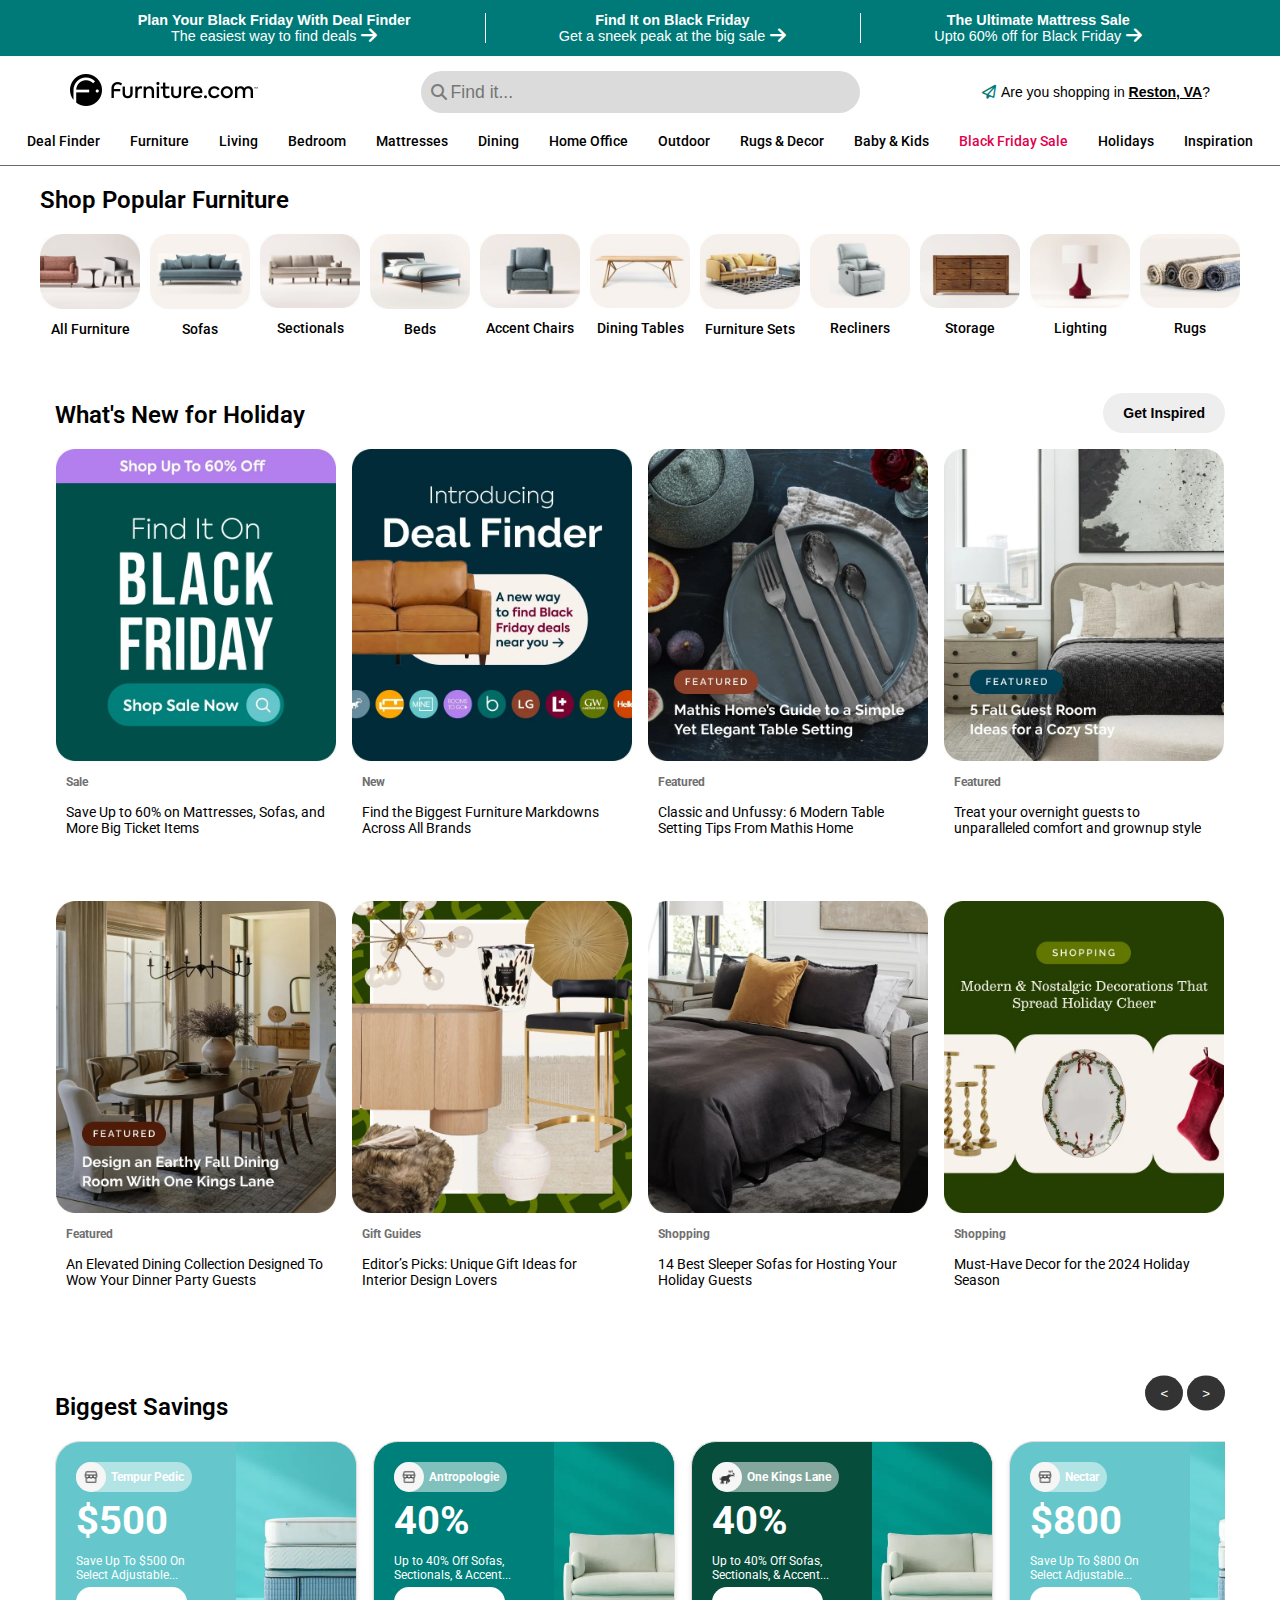
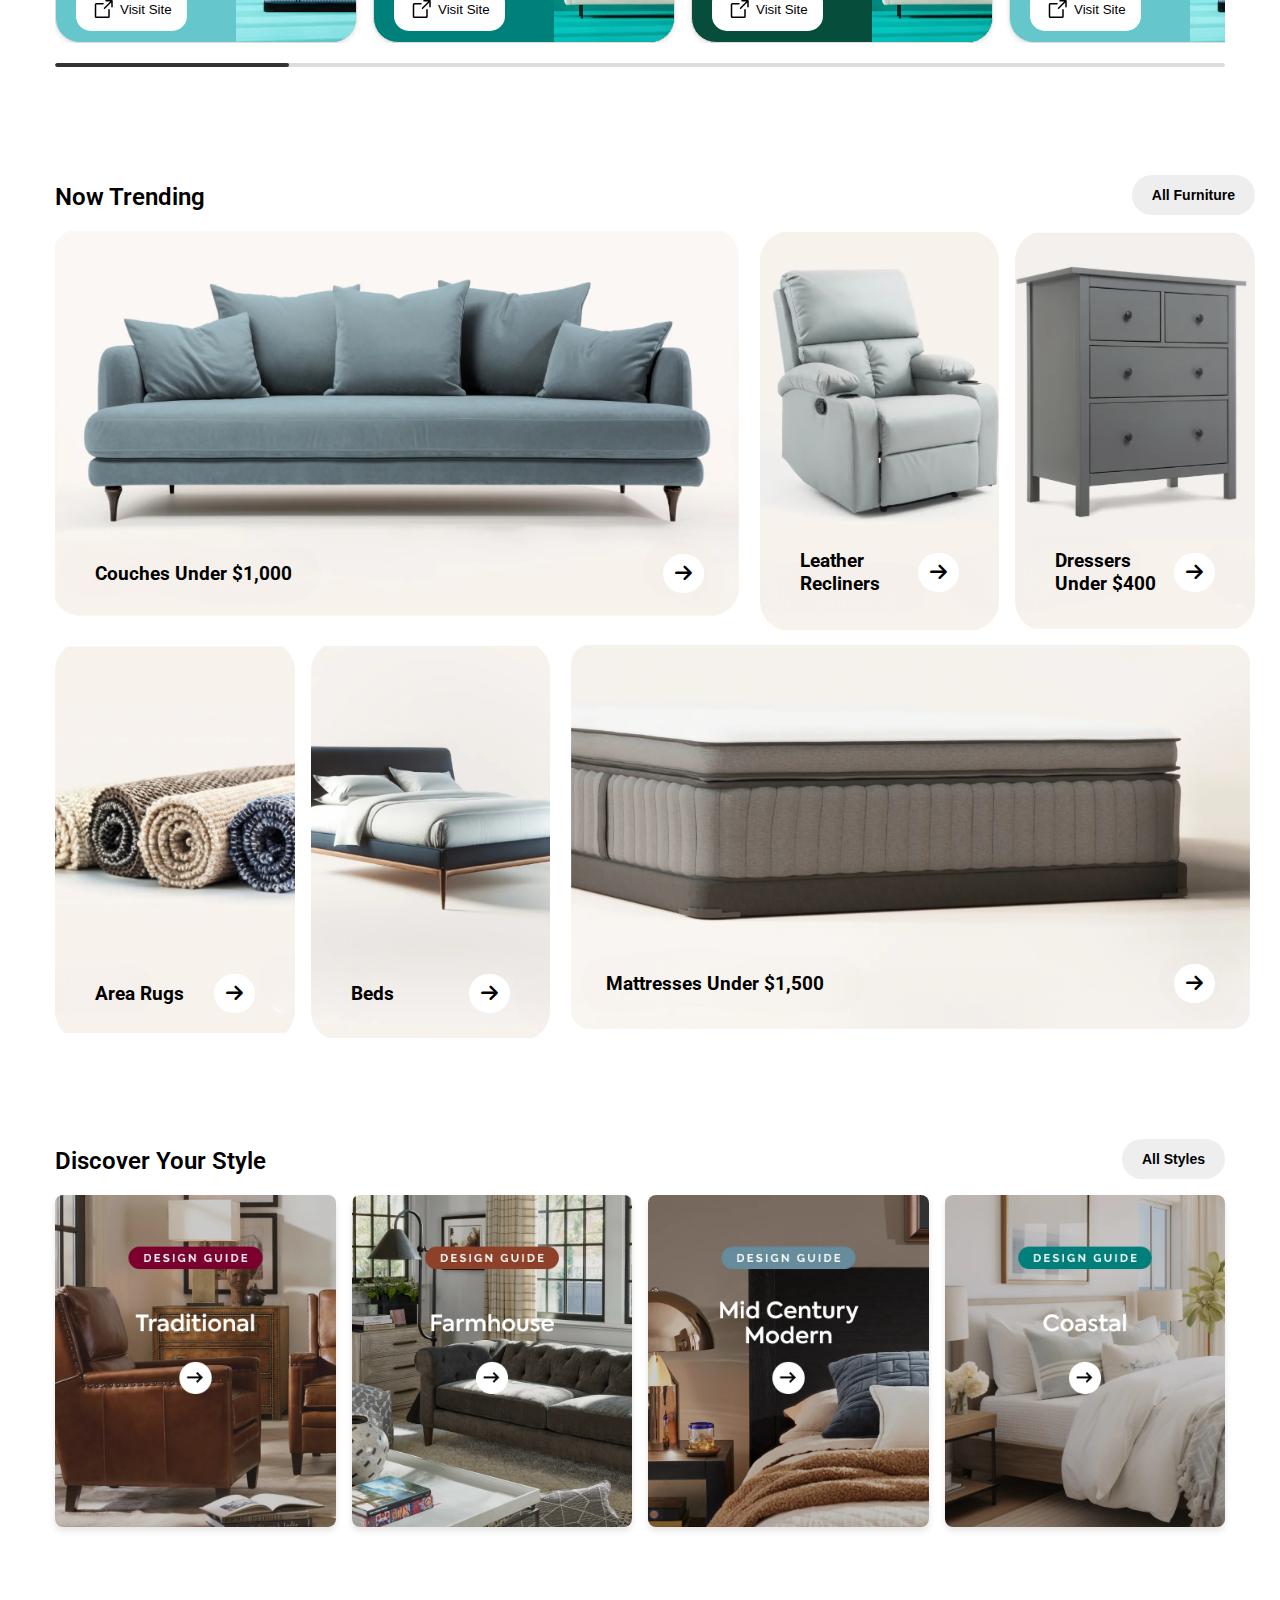
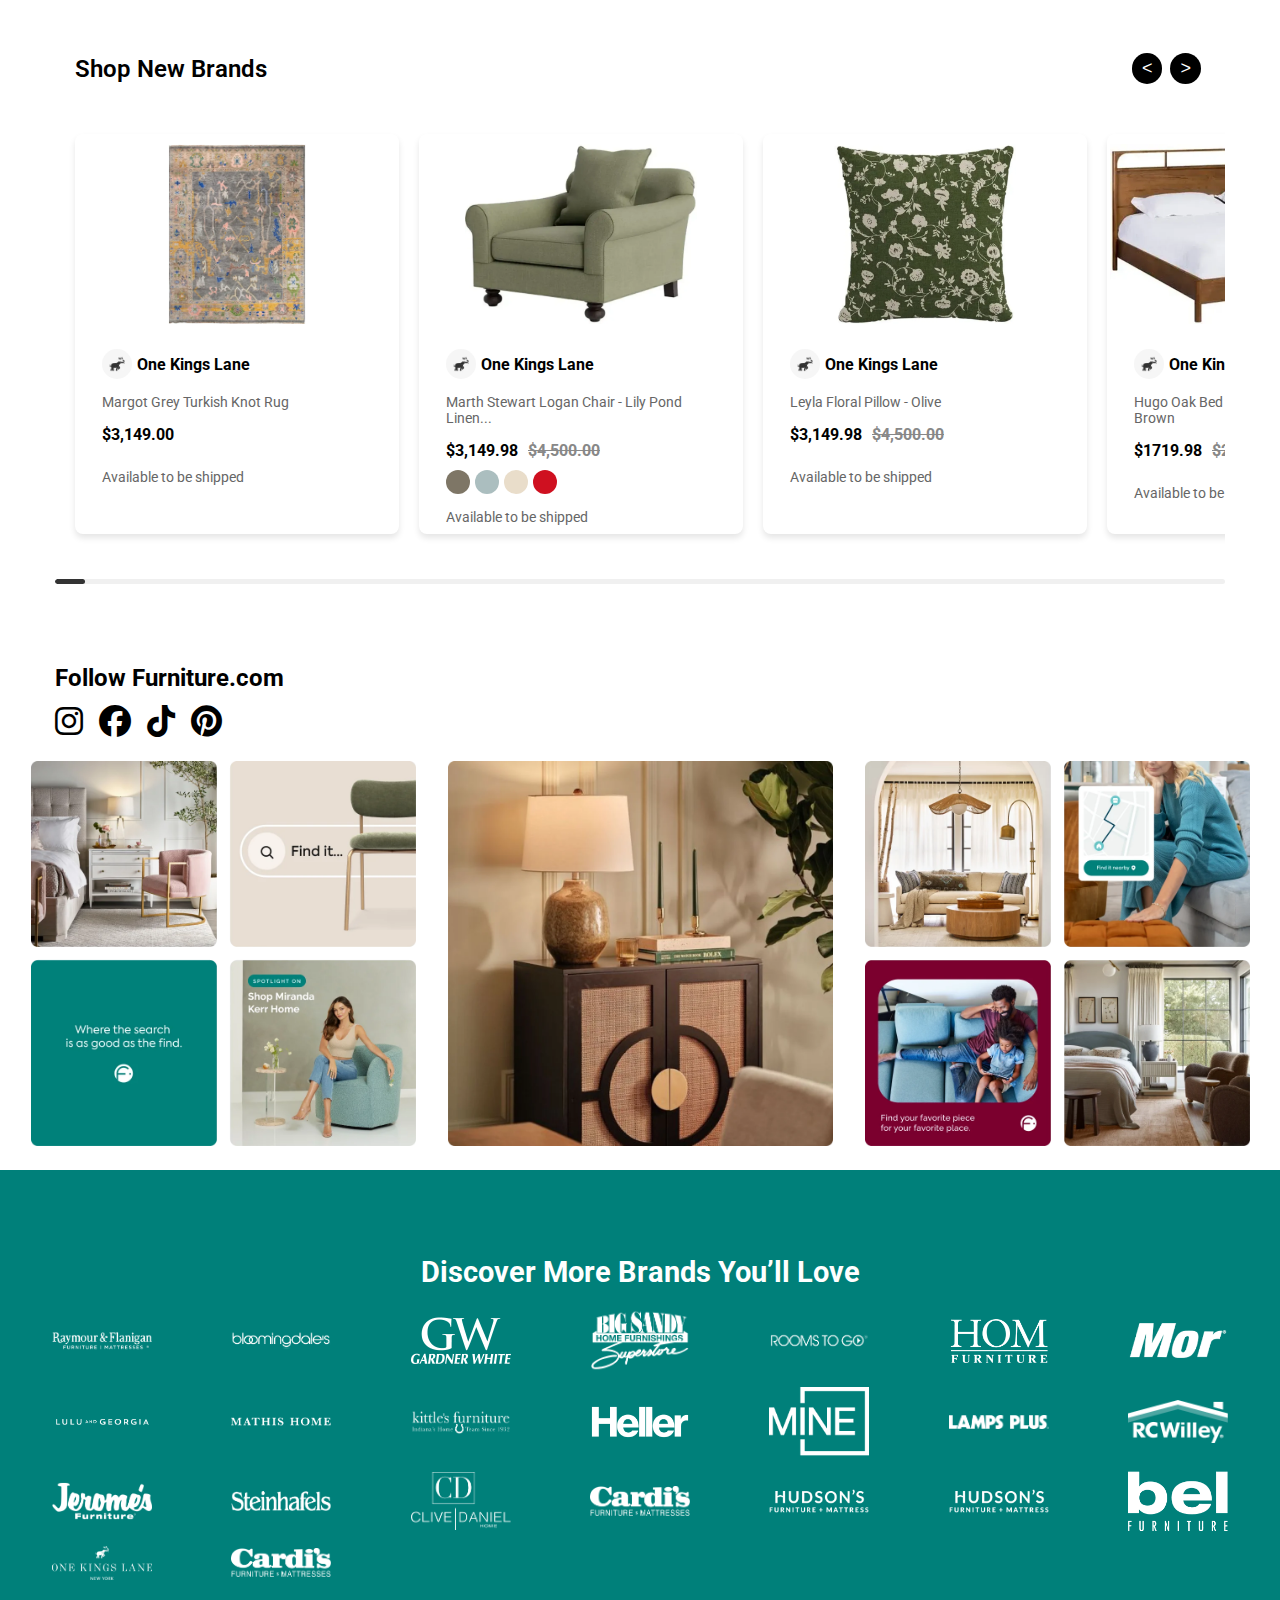
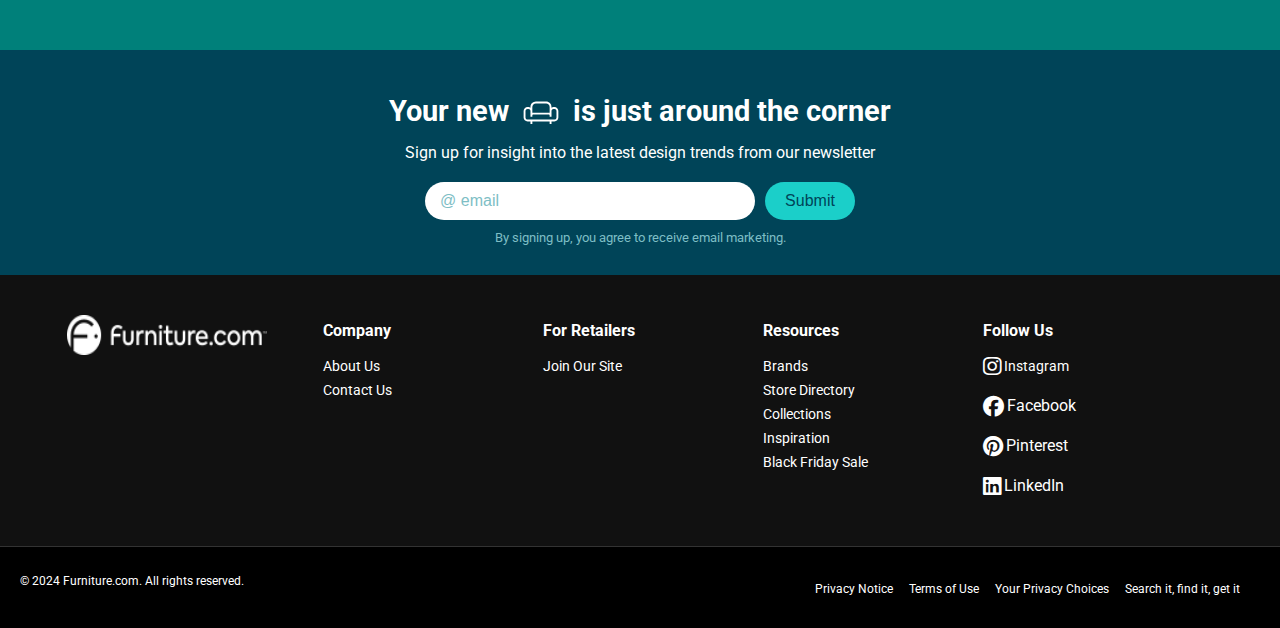
<file: index.html>
<!DOCTYPE html>
<html lang="en">
<head>
  <meta charset="UTF-8">
  <meta name="viewport" content="width=device-width, initial-scale=1.0">
  <title>Furniture.com</title>
  <link rel="stylesheet" href="styles.css">

  

  <script src="https://code.jquery.com/jquery-3.6.0.min.js"></script> <!-- jQuery CDN -->
  <link href="https://cdnjs.cloudflare.com/ajax/libs/font-awesome/6.5.1/css/all.min.css" rel="stylesheet">
  <link href="https://fonts.googleapis.com/css2?family=Roboto:wght@400;700&display=swap" rel="stylesheet">



</head>
<body>
  <!-- Placeholder for dynamic header -->
  <header>
    <div class="header">
      <div class="header-top">
          <div class="header-links">
        <a href="#" class="header-link bold">Plan Your Black Friday With Deal Finder </a>
        <a href="#" class="header-link">The easiest way to find deals <span> <i class="fa-solid fa-arrow-right fa-lg" style="color: #ffffff;"></i></span></a>
      </div>
        <div class="separator"></div>
        <div class="header-links">
          <a href="#" class="header-link bold">Find It on Black Friday </a>
          <a href="#" class="header-link">Get a sneek peak at the big sale <span> <i class="fa-solid fa-arrow-right fa-lg" style="color: #ffffff;"></i></span></a>
        </div>      <div class="separator"></div>
        <div class="header-links">
          <a href="#" class="header-link bold">The Ultimate Mattress Sale </a>
          <a href="#" class="header-link">Upto 60% off for Black Friday <span> <i class="fa-solid fa-arrow-right fa-lg" style="color: #ffffff;"></i></span></a>
        </div>    </div>
      <div class="header-bottom">
      
        <div class="logo">
         
          <img src="./assets/logo.png" alt="">
      </div>
      <div class="search-bar-wrapper">
          <i class="fa fa-search"></i>
          <input type="text" class="search-bar" placeholder="Find it..." />
      </div>
      
      <div class="location">
          <i class="fa-regular fa-paper-plane" style="color: #007a78;"></i>
          <span>Are you shopping in <a href="#">Reston, VA</a>?</span>
        </div>
      
    </div>
    
  </header>
  <div id="navbar-container">
    <div>

 
      <nav class="navbar">
        <ul class="nav-menu">
          <li class="nav-item" data-menu="deal-finder">
            <a href="#">Deal Finder</a>
          </li>
          <li class="nav-item" data-menu="furniture">
            <a href="/furniture.html">Furniture</a>
          </li>
          <li class="nav-item" data-menu="dining">
            <a href="#">Living</a>
          </li>
          <li class="nav-item" data-menu="homeoffice">
            <a href="#">Bedroom</a>
          </li>
          <li class="nav-item" data-menu="mattresses">
            <a href="#">Mattresses</a>
          </li>
          <li class="nav-item" data-menu="dining">
            <a href="#">Dining</a>
          </li>
          <li class="nav-item" data-menu="homeoffice">
            <a href="#">Home Office</a>
          </li>
          <li class="nav-item" data-menu="outdoor">
            <a href="#">Outdoor</a>
          </li>
          <li class="nav-item" data-menu="rugs">
            <a href="#">Rugs & Decor</a>
          </li>
          <li class="nav-item" data-menu="baby">
            <a href="#">Baby & Kids</a>
          </li>
          <li class="nav-item black-friday" data-menu="friday">
            <a href="#">Black Friday Sale</a>
          </li>
          <li class="nav-item" data-menu="holidays">
            <a href="#">Holidays</a>
          </li>
          <li class="nav-item" data-menu="inspiration">
            <a href="#">Inspiration</a>
            <!-- <div class="dropdown-section"></div> -->
          </li>
        </ul>
       
      </nav>
      
    </div>
    
    <div class="dropdown-container">
      <div class="dropdown-content">
        <div class="left-menu"></div>
        <div class="middle-content"></div>
        <div class="right-content"></div>
      </div>
    </div>
  </div>
  <div id="navbar-placeholder">
    <div class="headerp-container">

  
      <div class="location-p">
        <i class="fa-regular fa-paper-plane" style="color: #007a78;"></i>
        <span>shopping in <a style="color: #000000;" href="#">Reston, VA</a>?</span>
      </div>
      <div class="header-p">
        <div class="logo-p">
           
            <img src="./assets/logo.png" style="width: 160px;" alt="">
        </div>
        <div class="actions">
          <div class="icons">
            <button class="menu-icon">☰</button>
          </div>
        </div>
      </div>
      <div class="search-bar-wrapper-p">
        <i class="fa fa-search"></i>
        <input type="text" class="search-bar-p" placeholder="Find it..." />
    </div>
    </div>
    
      <!-- Main Container -->
      <div class="fullscreen-menu" id="fullscreen-menu">
        <!-- Screen 2 (Menu Options) -->
        <div class="menu-screen" id="menu-screen">
          <button class="close-button"><i class="fa-solid fa-xmark" style="color: #000000;"></i></button>
         
          <ul>
            <li data-content="dealFinder">Deal Finder <i class="fa-solid fa-chevron-right" style="color: #000000;"></i></li>
            <li data-content="furniture">Furniture <i class="fa-solid fa-chevron-right" style="color: #000000;"></i></li>
            <li data-content="living">Living <i class="fa-solid fa-chevron-right" style="color: #000000;"></i></li>
            <li data-content="bedroom">Bedroom <i class="fa-solid fa-chevron-right" style="color: #000000;"></i></li>
            <li data-content="Mattresses">Mattresses <i class="fa-solid fa-chevron-right" style="color: #000000;"></i></li>
            <li data-content="Dining">Dining <i class="fa-solid fa-chevron-right" style="color: #000000;"></i></li>
            <li data-content="Home Office">Home Office <i class="fa-solid fa-chevron-right" style="color: #000000;"></i></li>
            <li data-content="Outdoor">Outdoor <i class="fa-solid fa-chevron-right" style="color: #000000;"></i></li>
            <li data-content="Rugs & Decor">Rugs & Decor <i class="fa-solid fa-chevron-right" style="color: #000000;"></i></li>
            <li data-content="Black Fiday Sale">Black Fiday Sale <i class="fa-solid fa-chevron-right" style="color: #000000;"></i></li>
            <li data-content="Holidays">Holidays <i class="fa-solid fa-chevron-right" style="color: #000000;"></i></li>
            <li data-content="Inspiration">Inspiration <i class="fa-solid fa-chevron-right" style="color: #000000;"></i></li>
          </ul>
        </div>
    
        <!-- Screen 1 (Content for Selected Option) -->
        <div class="content-screen" id="content-screen">
          <button class="back-button"><i class="fa-solid fa-chevron-left fa-xs" style="color: #000000;"></i>Back</button>
          <h2 id="content-title">Deal Finder</h2>
          <div id="content-area">
            <p>Shop By Style</p>
            <ul>
              <li>Mid Century Modern</li>
              <li>Coastal</li>
              <li>Traditional</li>
              <li>Glam</li>
              <li>Modern</li>
            </ul>
          </div>
        </div>
      </div>
    
  </div>
  <div id="popular-content">
    <div class="popular-container">
      <div class="popular-heading">Shop Popular Furniture</div>
      <div class="popular-slider">
        <!-- Images will be dynamically added by jQuery -->
      </div>
    </div>
  </div>

  <!-- whats-new-section  -->

  <div class="center-align">


  <div id="whats-new-section">
    <div class="whats-new-container">
      <div class="new-text">
          <p class="new-heading">What's New for Holiday</p>
          <button class="btn">Get Inspired</button>
      </div>
  
      <div class="upper-layer-phone">
          <div class="first-layer">
              <img src="./assets/hpc1.jpeg"  alt="">
              <div class="second-layer">
                  <div class="third-layer">
                      <img src="./assets/hpc2.jpeg"   alt="" >
                      <img src="./assets/hpc3.jpeg"  alt="">
  
                  </div>
                  <div class="fourth-layer">
                      <img src="./assets/hpc4.jpeg" style="max-width: 200px;"  alt="">
                  </div>
              </div>
  
          </div>
      </div>
  
      <div class=" upper-layer">
          <div class="whats-new-card">
              <a href="#" class="link">
              <img class="image-size" src="./assets/converted_image.jpeg" alt="Black Friday">
              <div class="content">
                <div class="label">Sale</div>
                <p class="text">Save Up to 60% on Mattresses, Sofas, and More Big Ticket Items</p>
               
              </div>
              </a>
            </div>
            <div class="whats-new-card">
              <a href="#" class="link">
              <img class="image-size" src="./assets/converted_image (1).jpeg" alt="Black Friday">
              <div class="content">
                <div class="label">New</div>
                <p class="text">Find the Biggest Furniture Markdowns Across All Brands</p>
               
              </div>
              </a>
            </div>
            <div class="whats-new-card">
              <a href="#" class="link">
              <img class="image-size" src="./assets/converted_image (2).jpeg" alt="Black Friday">
              <div class="content">
                <div class="label">Featured</div>
                <p class="text">Classic and Unfussy: 6 Modern Table Setting Tips From Mathis Home</p>
               
              </div>
              </a>
            </div>
            <div class="whats-new-card">
              <a href="#" class="link">
              <img class="image-size" src="./assets/converted_image (3).jpeg" alt="Black Friday">
              <div class="content">
                <div class="label">Featured</div>
                <p class="text">Treat your overnight guests to unparalleled comfort and grownup style</p>
               
              </div>
              </a>
            </div>
      </div>
      
      <div class="cards-layer lower-layer">
          <div class="whats-new-card">
              <a href="#" class="link">
              <img class="image-size" src="./assets/converted_image (4).jpeg" alt="Black Friday">
              <div class="content">
                <div class="label">Featured</div>
                <p class="text">An Elevated Dining Collection Designed To Wow Your Dinner Party Guests</p>
               
              </div>
              </a>
            </div>
            <div class="whats-new-card">
              <a href="#" class="link">
              <img class="image-size" src="./assets/converted_image (5).jpeg" alt="Black Friday">
              <div class="content">
                <div class="label">Gift Guides</div>
                <p class="text">Editor’s Picks: Unique Gift Ideas for Interior Design Lovers</p>
               
              </div>
              </a>
            </div>
            <div class="whats-new-card">
              <a href="#" class="link">
              <img class="image-size" src="./assets/converted_image (6).jpeg" alt="Black Friday">
              <div class="content">
                <div class="label">Shopping</div>
                <p class="text">14 Best Sleeper Sofas for Hosting Your Holiday Guests</p>
               
              </div>
          </a>
            </div>
            <div class="whats-new-card">
              <a href="#" class="link">
              <img class="image-size" src="./assets/converted_image (7).jpeg" alt="Black Friday">
              <div class="content">
                <div class="label">Shopping</div>
                <p class="text">Must-Have Decor for the 2024 Holiday Season</p>
               
              </div>
              </a>
            </div>
      </div>
      <!-- Repeat for each card -->
    </div>
  </div>
  <!-- savings-section -->
  <div id="savings-section">
    <div class="savings">
      <div class="saving-text">
  
      
      <div class="saving-heading">Biggest Savings</div>
      <div>
          <button class="scroll-button left" id="scroll-left">&lt;</button>
          <button class="scroll-button right" id="scroll-right">&gt;</button>
      </div>
  </div>
      
    <div class="savings-container">
     
      <div class="savings-content" id="savings-content" >
        <!-- Add cards dynamically -->
        <!-- Example Cards -->
       
      </div>
     
      <div class="scroll-indicator">
          <div class="scroll-indicator-line" id="indicator-line"></div>
      </div>
    </div>
  </div>
  </div>

  <!-- trending section -->
  <div id="trending-section">
    <div class="trending-container">
      <div class="trending-text">
          <p class="saving-heading">Now Trending</p>
          <button class="btn">All Furniture</button>
      </div>
      <div class="trending-cards">
          <div class="trending-card hidden-card" style="background-image: url('./assets/t1.png'); width: 650px; height: 390px; @media(max-width:768px) {
              width: 200px; height: 390px;border-radius: 30px;
          }">
              <div class="tcard-content">
                  <div class="t-data">

                      <h4>Couches Under $1,000</h3>
                          <span class="arrow-icon">
                              <i class="fa fa-arrow-right"></i>
                          </span>

                  </div>
              </div>
          </div>
          <div class="trending-card"
              style="background-image: url('./assets/t2.png'); width: 200px; height: 400px; border-radius: 30px;">
              <div class="tcard-content">
                  <div class="t-data">
                      <h4>Leather Recliners</h3>
                          <span class="arrow-icon">
                              <i class="fa fa-arrow-right"></i>
                          </span>


                  </div>
              </div>
          </div>
          <div class="trending-card"
              style="background-image: url('./assets/t3.png'); width: 200px; height: 400px; border-radius: 30px;">
              <div class="tcard-content">
                  <div class="t-data">
                      <h4 style="text-align: left;">Dressers Under $400</h3>
                          <span class="arrow-icon">
                              <i class="fa fa-arrow-right"></i>
                          </span>


                  </div>
              </div>
          </div>

      </div>




      <div class="trending-cards">
         
          <div class="trending-card"
              style="background-image: url('./assets/t4.png'); width: 200px; height: 400px; border-radius: 30px;">
              <div class="tcard-content">
                  <div class="t-data">
                      <h4>Area Rugs</h3>
                          <span class="arrow-icon">
                              <i class="fa fa-arrow-right"></i>
                          </span>


                  </div>
              </div>
          </div>
          <div class="trending-card"
              style="background-image: url('./assets/t6.png'); width: 200px; height: 400px; border-radius: 30px;">
              <div class="tcard-content">
                  <div class="t-data">
                      <h4 style="text-align: left;">Beds</h3>
                          <span class="arrow-icon">
                              <i class="fa fa-arrow-right"></i>
                          </span>


                  </div>
              </div>
          </div>

          <div class="trending-card hidden-card" style="background-image: url('./assets/t5.png'); width: 650px; height: 390px;">
              <div class="tcard-content">
                  <div class="t-data">

                      <h4>Mattresses Under $1,500</h3>
                          <span class="arrow-icon">
                              <i class="fa fa-arrow-right"></i>
                          </span>

                  </div>
              </div>
          </div>

      </div>
  </div>
  </div>
  <!-- discover section -->


  <div id="discover-section">
    <div class="style-container">
      <div class="discover-text">
          <p class="new-heading">Discover Your Style</p>
          <button class="btn">All Styles</button>
      </div>
      <div class="style-grid">
          <a href=""> <img src="./assets/d1.jpg" alt="Traditional" class="discover-image"></a>
         <a href="">
         <img src="./assets/d2.jpg"alt="Farmhouse" class="discover-image">
      </a>
      <a href="">  
          <img src="./assets/d3.jpg" alt="Mid Century Modern" class="discover-image"></a>
      <a href="">
          <img src="./assets/d4.jpg" class="discover-image" alt="Coastal">
      </a>
        
        
        
      </div>
  </div>
  </div>
  <!-- shop section -->
  <div id="shop-section">
    <div id="shop-section">
      <div class="shop-text">
  
      <div class="shop-heading">
          Shop New Brands
      </div>
      <div class="scroll-controls">
          <button id="scroll-left-s" class="scroll-btn">&lt;</button>
          <button id="scroll-right-s" class="scroll-btn">&gt;</button>
        </div>
      </div>
      <div id="shops-content" class="shops-container">
        <!-- Dynamic cards will be loaded here -->
      </div>
     
      <div class="scroll-indicator-s">
        <div id="indicator-line-s"></div>
      </div>
    </div>

  </div>

  <!-- gallery section -->
  <div id="gallery-section">
    <div class="follow-section">
      <h2>Follow Furniture.com</h3>
      <div class="social-icons">
        <a href="#" target="_blank" class="social-icon">
          <i class="fa-brands fa-instagram fa-2xl" style="color: #000000;"></i>         
           <a href="#" target="_blank" class="social-icon">
          <i class="fa-brands fa-facebook fa-2xl" style="color: #000000;"></i>          </a>
        </a>
        <a href="#" target="_blank" class="social-icon">
         <i class="fa-brands fa-tiktok fa-2xl" style="color: #000000;"></i>
        </a>
        <a href="#" target="_blank" class="social-icon">
          <i class="fa-brands fa-pinterest fa-2xl" style="color: #000000;"></i>          </a>
      </div>
    </div>


  <div class="gallery" >
      <div class="grid-section left-grid">
          <img class="gallery-image" src="./assets/g1.jpg" alt="Image 1">
         
      </div>
      <div class="middle-section">
          <img class="gallery-image" src="./assets/g2.jpg" alt="Image 1">
      </div>
      <div class="">
          <img class="gallery-image" src="./assets/g3.jpg" alt="Image 1">
         
      </div>
  </div>

  </div>

</div>
  <!-- brands section -->
  <div id="brands-section">
    <div class="brands-section">
      <h2>Discover More Brands You’ll Love</h2>
      <div class="brands-grid">
        <!-- Replace the src attribute with actual paths to your brand logos -->
        <img src="./assets/brands/b1.jpg" alt="Raymour & Flanigan">
        <img src="./assets/brands/b2.jpg" alt="Bloomingdales">
        <img src="./assets/brands/b3.jpg" alt="GW Gardner White">
        <img src="./assets/brands/b4.jpg" alt="Big Sandy">
        <img src="./assets/brands/b5.jpg" alt="Rooms to Go">
        <img src="./assets/brands/b6.jpg" alt="HOM Furniture">
        <img src="./assets/brands/b7.jpg" alt="Mor">
        <img src="./assets/brands/b8.jpg" alt="Lulu and Georgia">
        <img src="./assets/brands/b9.jpg" alt="Mathis Home">
        <img src="./assets/brands/b10.jpg" alt="Kittle's Furniture">
        <img src="./assets/brands/b11.jpg" alt="Heller">
        <img src="./assets/brands/b12.jpg" alt="MINE">
        <img src="./assets/brands/b13.jpg" alt="Lamps Plus">
        <img src="./assets/brands/b14.jpg" alt="RC Willey">
        <img src="./assets/brands/b15.jpg" alt="Cardi's">
        <img src="./assets/brands/b16.jpg" alt="Slumberland Furniture">
        <img src="./assets/brands/b17.jpg" alt="Hudson's">
        <img src="./assets/brands/b18.jpg" alt="Bel Furniture">
        <img src="./assets/brands/b19.jpg" alt="Scout Design Studio">
        <img src="./assets/brands/b20.jpg"alt="Levin Furniture">
        <img src="./assets/brands/b21.jpg" alt="Old Brick">
        <img src="./assets/brands/b23.jpg" alt="Bernie & Phyl's">
        <img src="./assets/brands/b18.jpg" alt="One Kings Lane">
      </div>
    </div>
    
  </div>

  <!-- newsletter section -->
  <div id="newsletter-section">
    <div class="newsletter-section">
      <h2>
        Your new 
        <svg xmlns="http://www.w3.org/2000/svg" fill="none" viewBox="0 0 32 32" class="icon-couch">
          <g clip-path="url(#Icon-FurnitureArmchair_svg__a)">
            <path fill="currentColor" fill-rule="evenodd" d="M8.838 8.084a4.32 4.32 0 0 1 3.06-1.268h8.181c1.195 0 2.278.485 3.06 1.268a4.32 4.32 0 0 1 1.268 3.06v.591a3.1 3.1 0 0 1 1.635-.46h.707c.865 0 1.65.353 2.216.919s.919 1.351.919 2.217v5.218c0 .866-.352 1.65-.919 2.217a3.13 3.13 0 0 1-2.216.918h-2.342v2.124h-1.5v-2.124H9.07v2.124h-1.5v-2.124H5.23c-.866 0-1.65-.352-2.217-.918a3.13 3.13 0 0 1-.918-2.217v-5.21c0-.865.352-1.65.918-2.216a3.13 3.13 0 0 1 2.217-.918h.706c.6 0 1.16.168 1.635.46v-.601c0-1.195.486-2.278 1.268-3.06m.232 3.06v4.73q.324-.107.682-.108h12.474q.358.001.681.109v-4.732c0-.78-.316-1.486-.828-1.999a2.82 2.82 0 0 0-2-.828h-8.181c-.78 0-1.486.316-2 .828a2.82 2.82 0 0 0-.828 2m13.837 6.803a.68.68 0 0 0-.681-.68H9.752a.677.677 0 0 0-.682.68v1.145h-1.5V14.42c0-.452-.182-.86-.479-1.156a1.63 1.63 0 0 0-1.156-.48H5.23c-.452 0-.86.183-1.156.48a1.63 1.63 0 0 0-.48 1.156v5.21c0 .45.183.859.48 1.155.296.297.704.479 1.156.479h21.52c.451 0 .86-.182 1.156-.479.296-.296.479-.704.479-1.156V14.41c0-.451-.183-.86-.48-1.155a1.63 1.63 0 0 0-1.155-.48h-.707c-.452 0-.86.183-1.156.48a1.63 1.63 0 0 0-.479 1.156v4.68h-1.5z" clip-rule="evenodd"></path>
          </g>
          <defs>
            <clipPath id="Icon-FurnitureArmchair_svg__a">
              <path d="M0 0h32v32H0z"></path>
            </clipPath>
          </defs>
        </svg>
        is just around the corner
      </h2>
      <p>Sign up for insight into the latest design trends from our newsletter</p>
      <form class="newsletter-form">
        <input type="email" placeholder="@ email" required>
        <button type="submit">Submit</button>
      </form>
      <p class="disclaimer">By signing up, you agree to receive email marketing.</p>
    </div>
    
  </div>

  <!-- footer section -->
  <div id="footer-container">
    <footer>
      <div class="main-footer">
     <img src="./assets/logo-footer.png" style="width: 200px; height: 40px; margin-top: 20px;" alt="">
    
      <div class="footer-container">
          <!-- Company Section -->
          <div class="footer-section">
              <h3>Company</h3>
              <ul>
                  <li><a href="#">About Us</a></li>
                  <li><a href="#">Contact Us</a></li>
              </ul>
          </div>
  
          <!-- For Retailers Section -->
          <div class="footer-section">
              <h3>For Retailers</h3>
              <ul>
                  <li><a href="#">Join Our Site</a></li>
              </ul>
          </div>
  
          <!-- Resources Section -->
          <div class="footer-section">
              <h3>Resources</h3>
              <ul>
                  <li><a href="#">Brands</a></li>
                  <li><a href="#">Store Directory</a></li>
                  <li><a href="#">Collections</a></li>
                  <li><a href="#">Inspiration</a></li>
                  <li><a href="#">Black Friday Sale</a></li>
              </ul>
          </div>
  
          <!-- Follow Us Section -->
          <div class="footer-section">
              <h3>Follow Us</h3>
              <ul class="social-links">
                  <li><a href="#">
                          <i class="fa-brands fa-instagram fa-xl" style="color: white;"></i>
                          Instagram
                      </a>
  
                  </li>
                  <li><a href="#">             <i class="fa-brands fa-facebook fa-xl" style="color: white;"></i>          </a>
                      Facebook</a></li>
                  <li><a href="#">             <i class="fa-brands fa-pinterest fa-xl" style="color: white;"></i>          </a>
                      Pinterest</a></li>
                  <li><a href="#">            <i class="fa-brands fa-linkedin fa-xl" style="color: white;"></i>          </a>
                      LinkedIn</a></li>
              </ul>
          </div>
      </div>
      <div class="footer-copyright fc-p">
          <p>&copy; 2024 Furniture.com. All rights reserved.</p>
      </div> 
  </div>
  
  <div class="copy-container">
  
  
  <div class="footer-copyright">
      <p>&copy; 2024 Furniture.com. All rights reserved.</p>
  </div> 
  
      <!-- Privacy Notice Section (Mobile only) -->
      <div class="privacy-section">
          <ul>
              <li><a href="#">Privacy Notice</a></li>
              <li><a href="#">Terms of Use</a></li>
              <li><a href="#">Your Privacy Choices</a></li>
               <li><a href="#">Search it, find it, get it</a></li>
          </ul>
      </div>
  </div>
  
     
      
  
  </footer>
  </div>

  <!-- Include app.js -->
  <script src="app.js"></script>

</body>
</html>
</file>
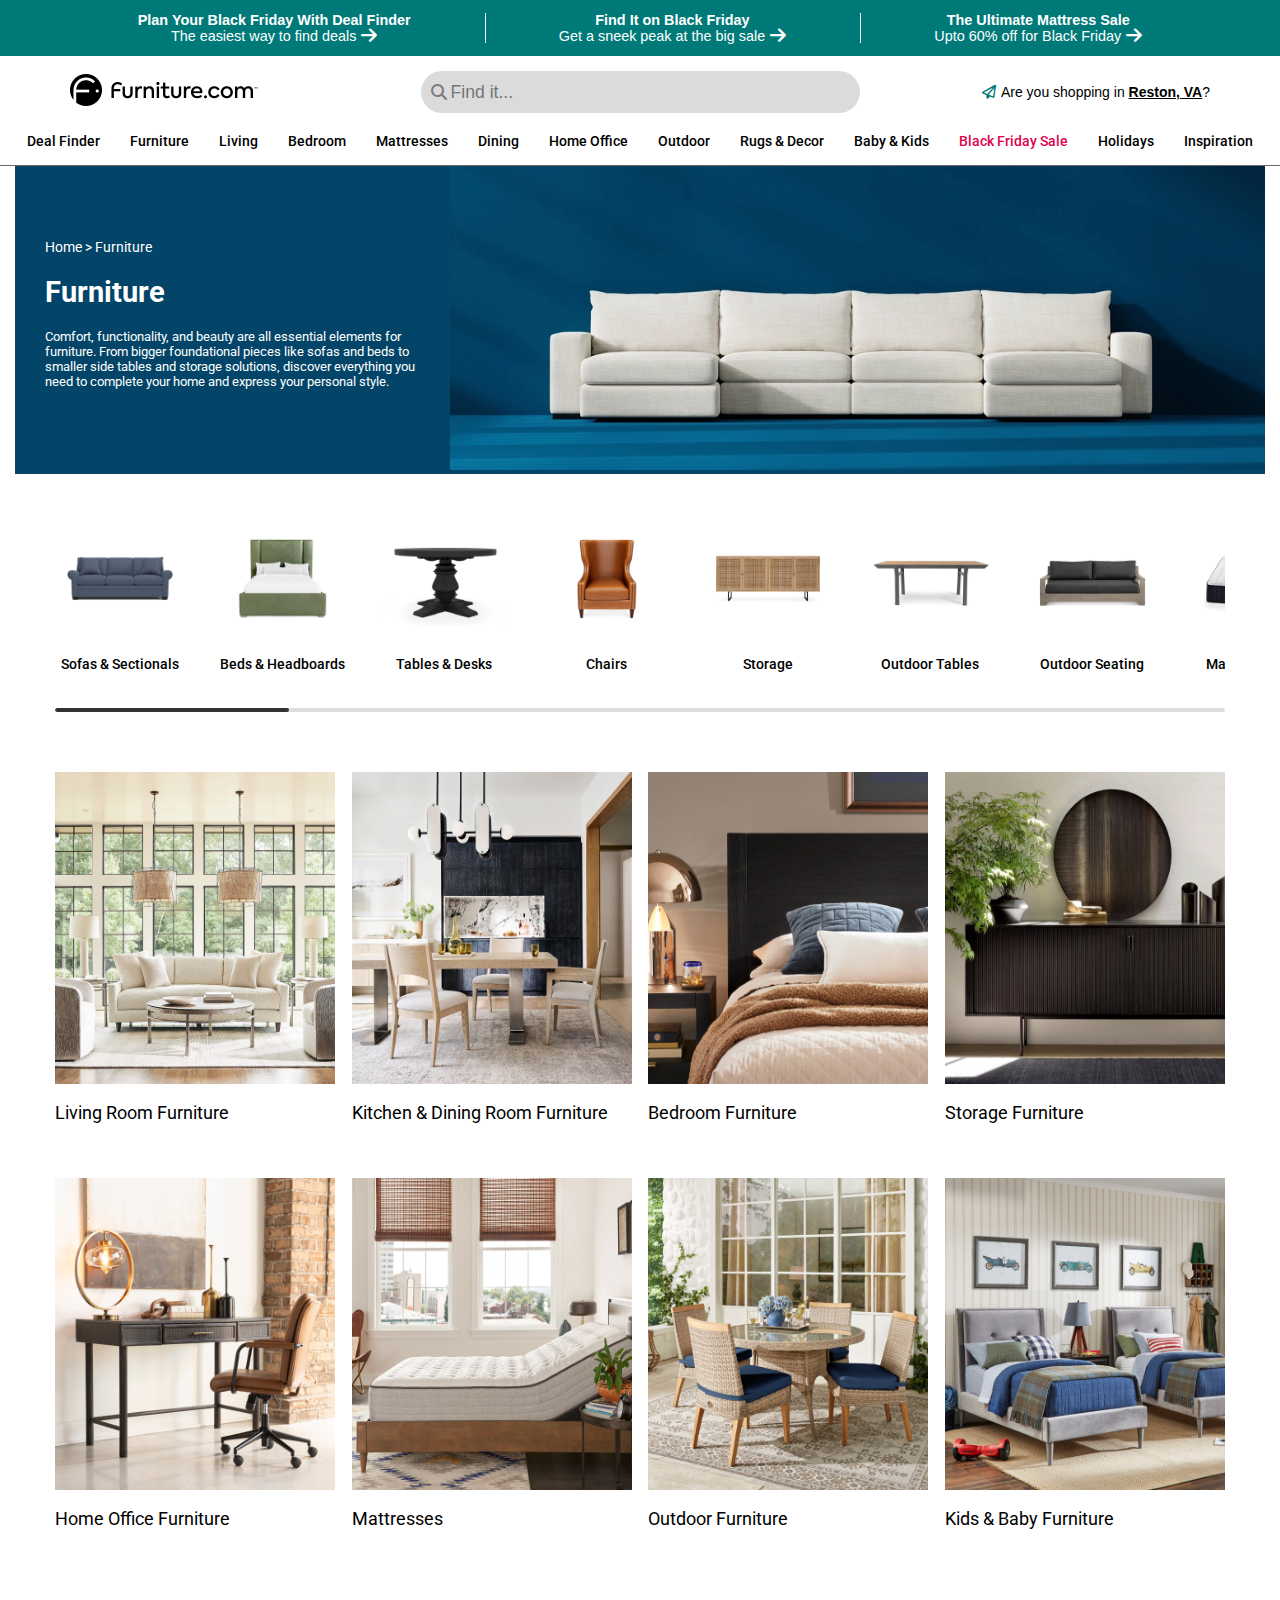
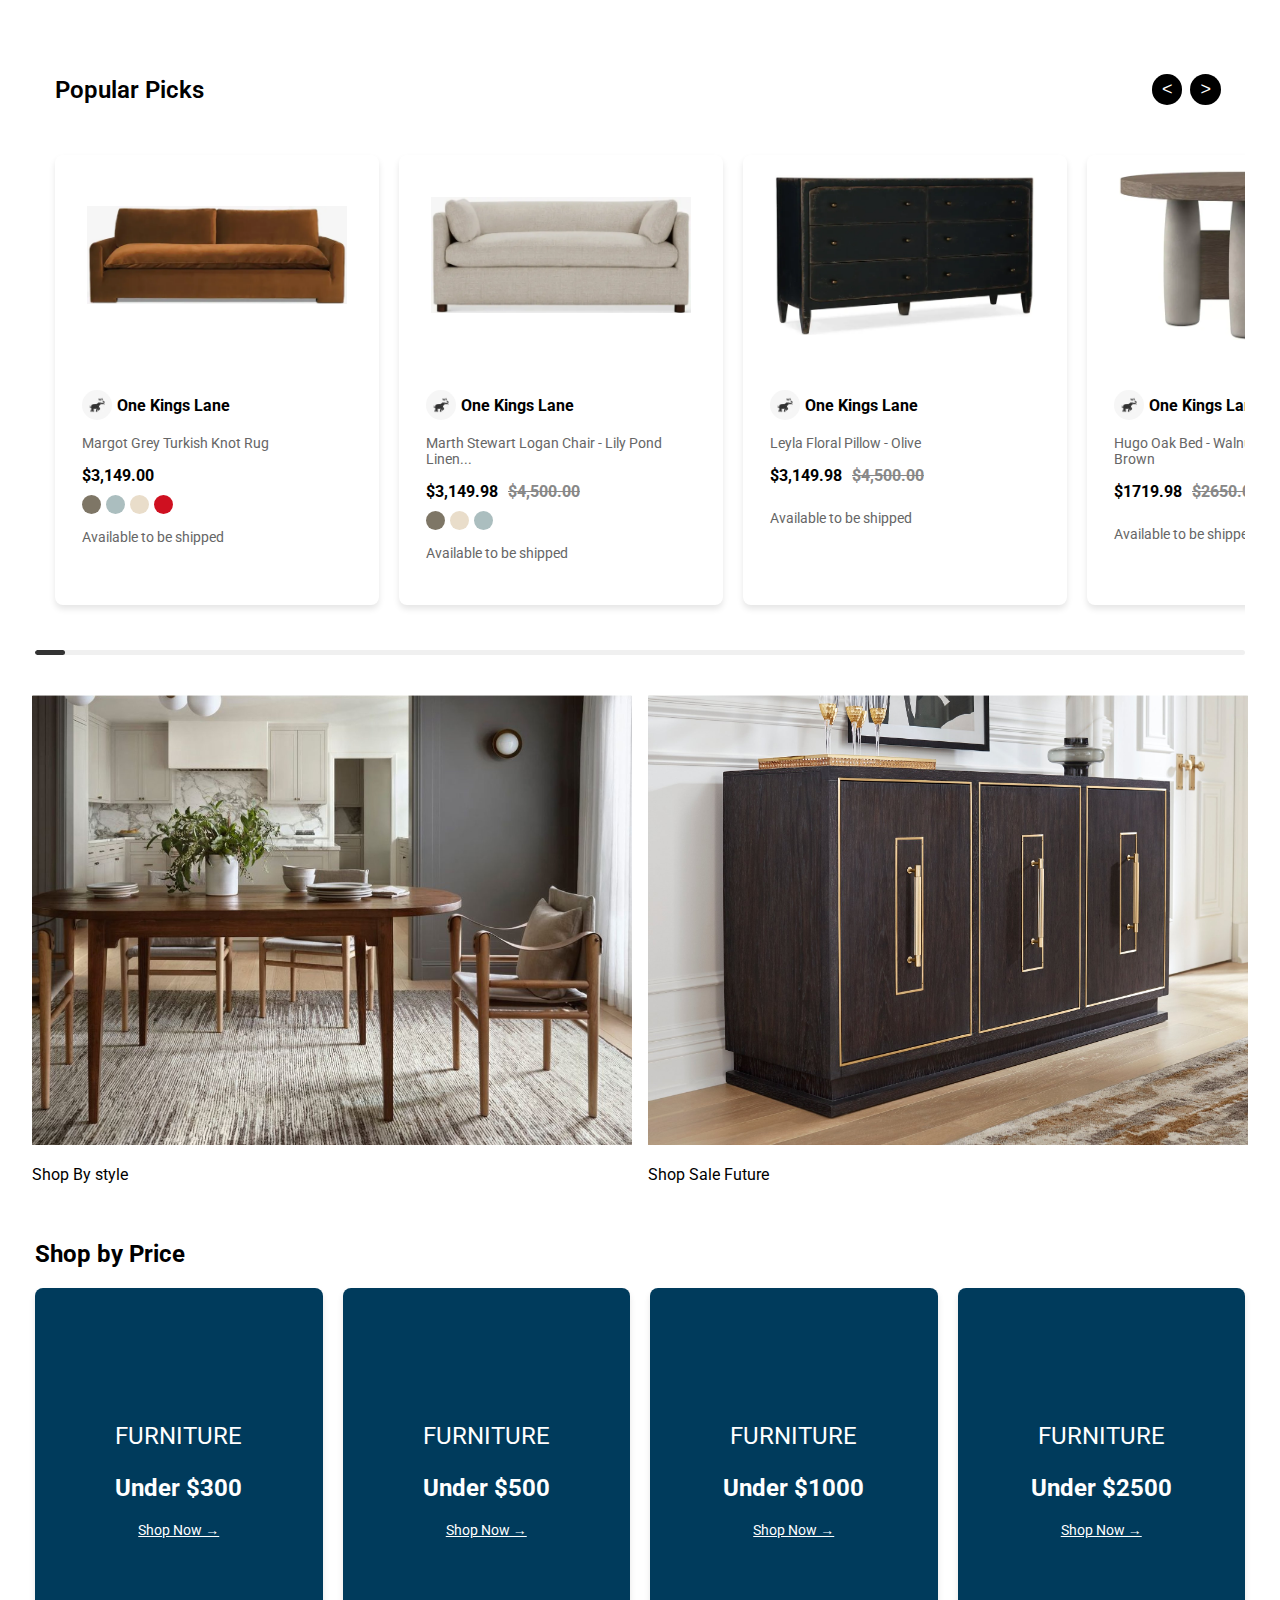
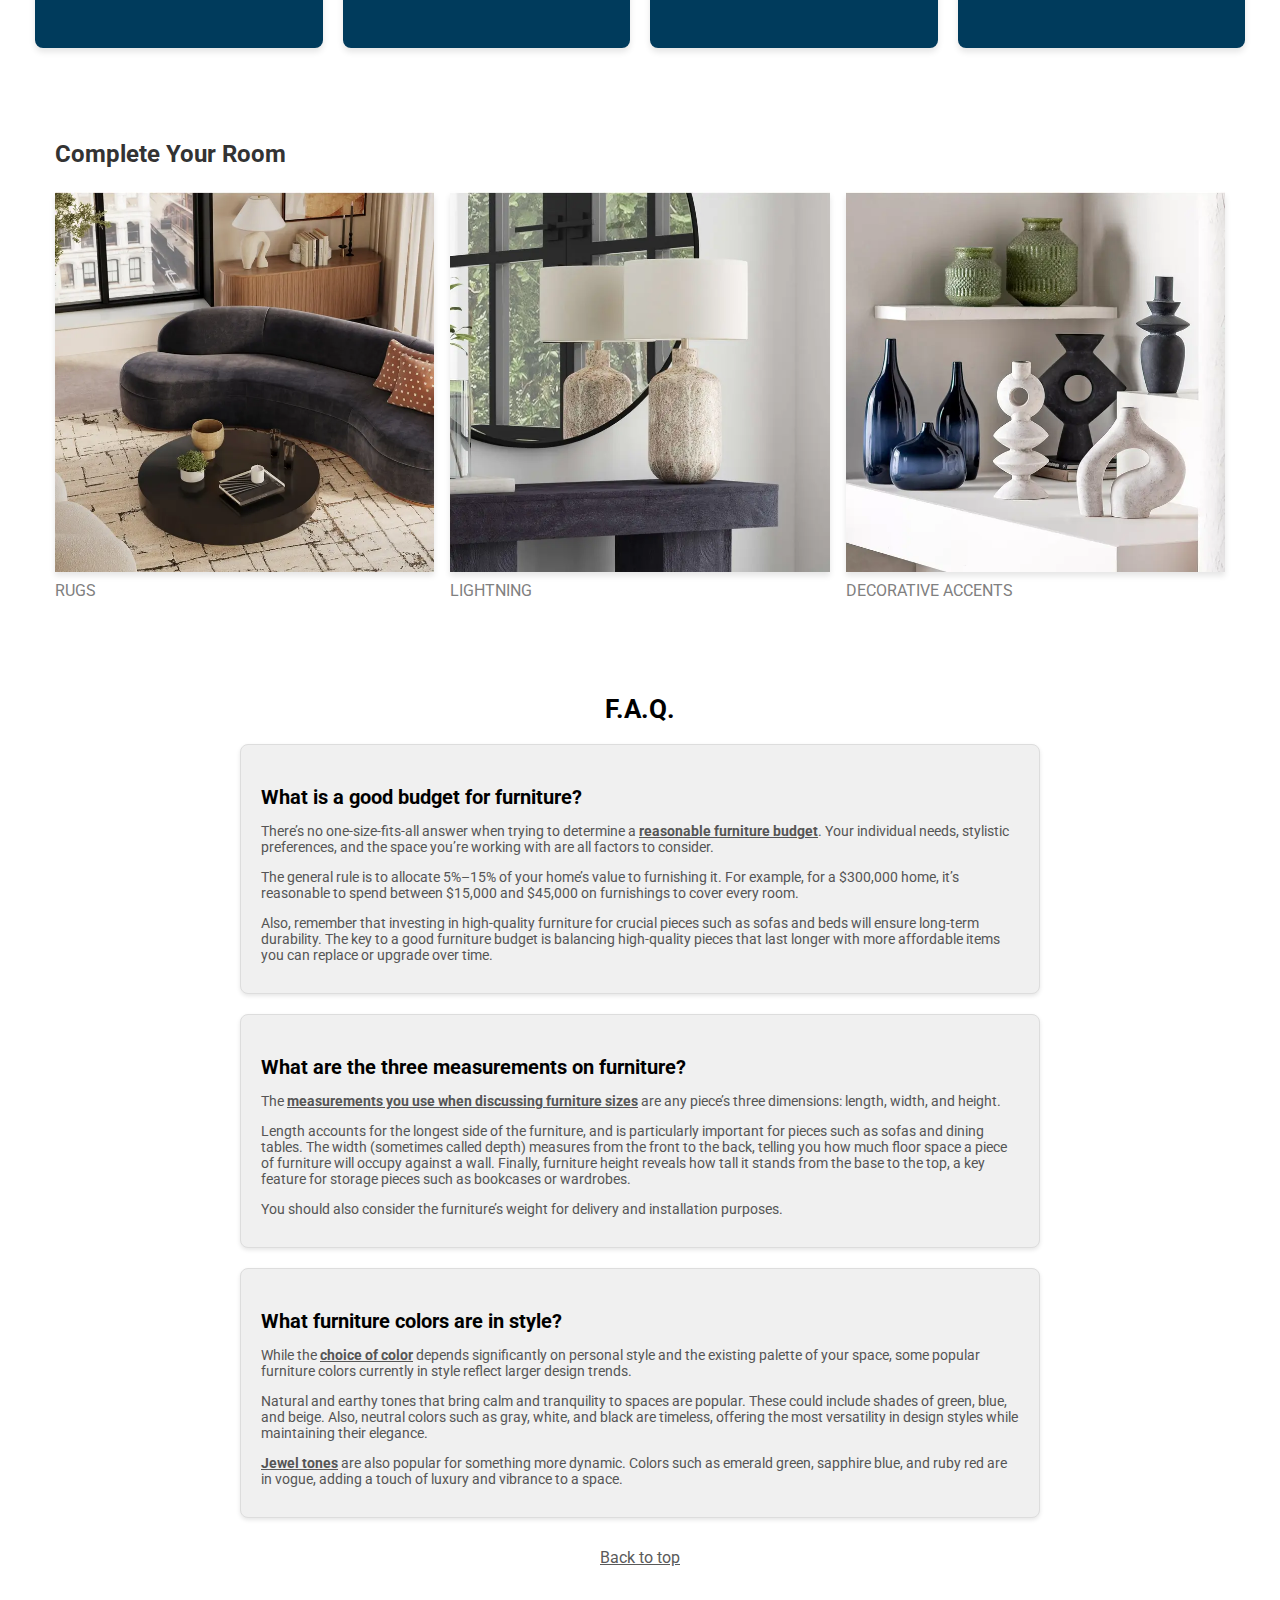
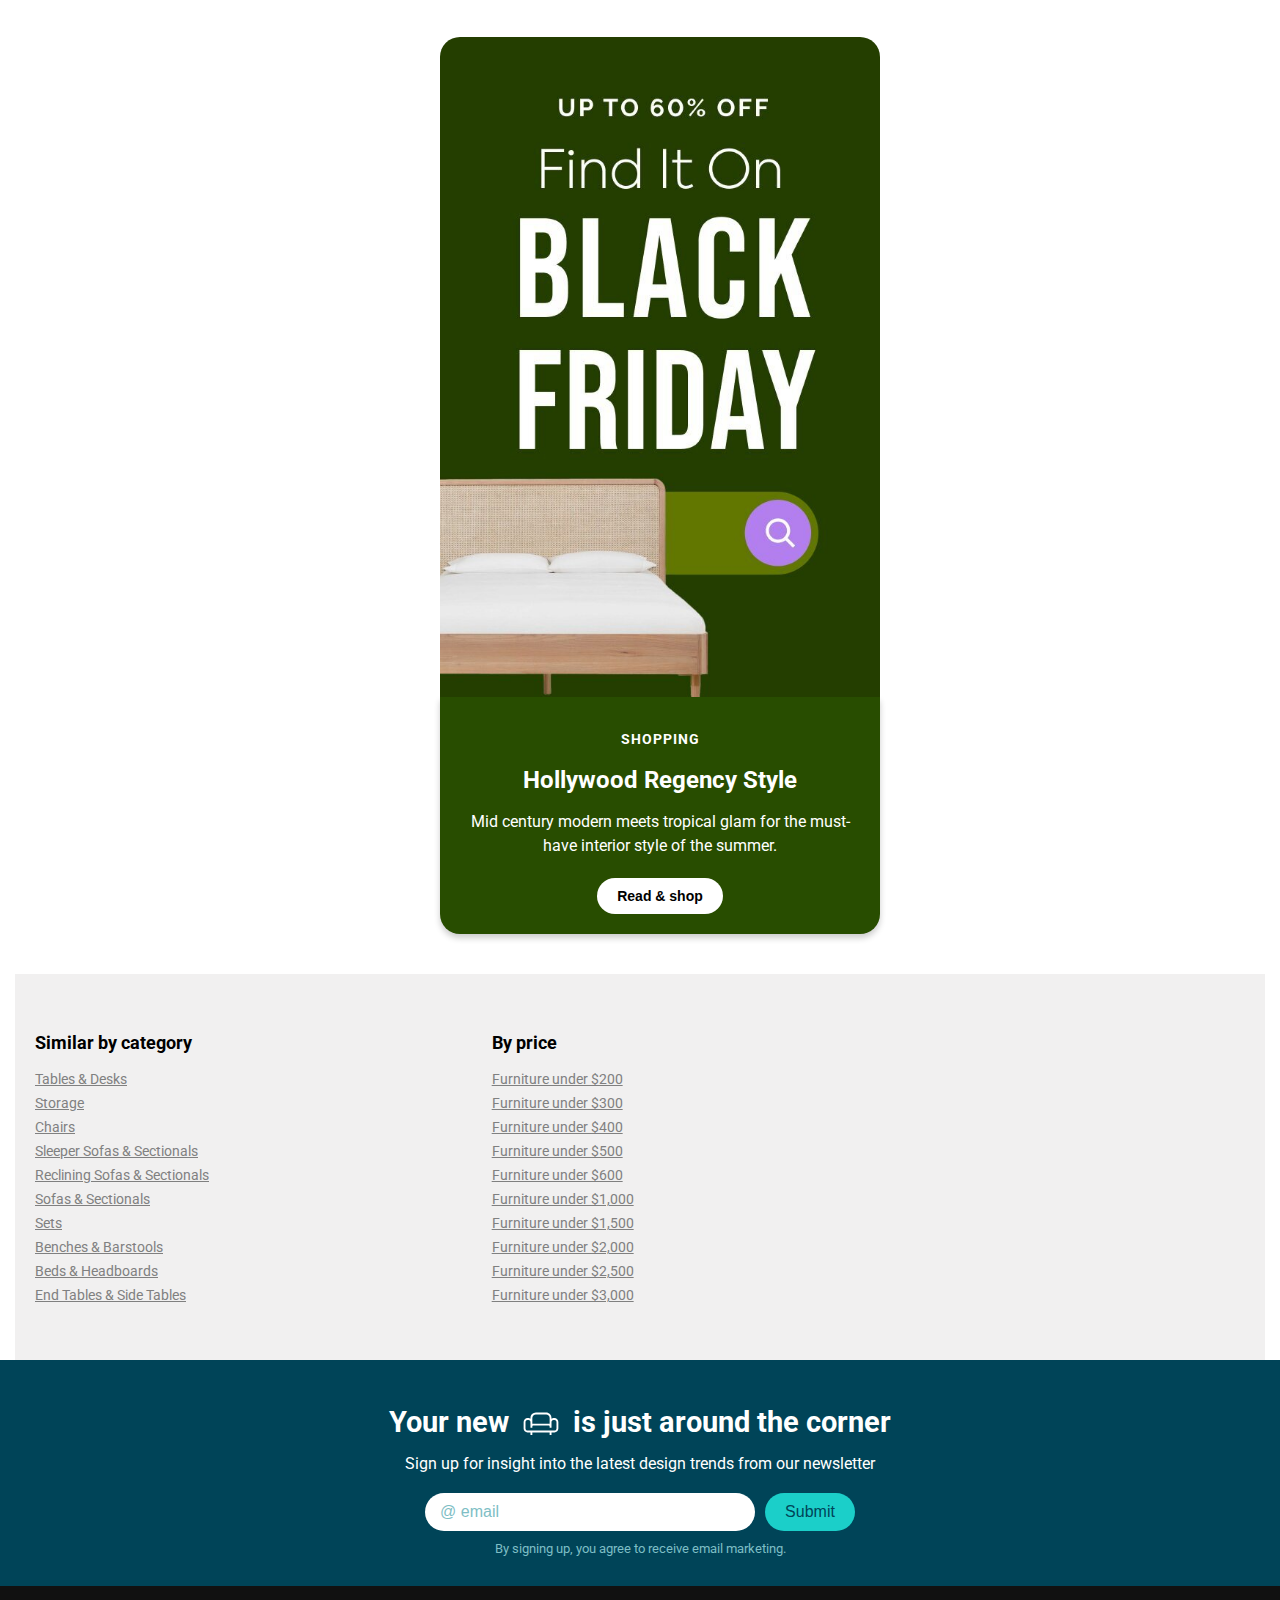
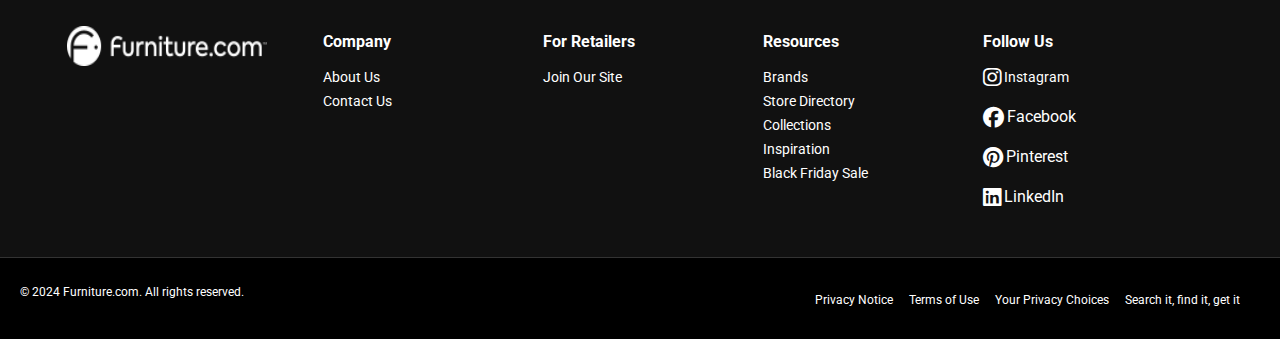
<file: furniture.html>
<!DOCTYPE html>
<html lang="en">

<head>
  <meta charset="UTF-8">
  <meta name="viewport" content="width=device-width, initial-scale=1.0">
  <title>Furniture.com</title>
  <link rel="stylesheet" href="furniture.css">



  <script src="https://code.jquery.com/jquery-3.6.0.min.js"></script> <!-- jQuery CDN -->
  <link href="https://cdnjs.cloudflare.com/ajax/libs/font-awesome/6.5.1/css/all.min.css" rel="stylesheet">
  <link href="https://fonts.googleapis.com/css2?family=Roboto:wght@400;700&display=swap" rel="stylesheet">



</head>

<body>
  <!-- Placeholder for dynamic header -->
  <header>
    <div class="header">
      <div class="header-top">
        <div class="header-links">
          <a href="#" class="header-link bold">Plan Your Black Friday With Deal Finder </a>
          <a href="#" class="header-link">The easiest way to find deals <span> <i class="fa-solid fa-arrow-right fa-lg"
                style="color: #ffffff;"></i></span></a>
        </div>
        <div class="separator"></div>
        <div class="header-links">
          <a href="#" class="header-link bold">Find It on Black Friday </a>
          <a href="#" class="header-link">Get a sneek peak at the big sale <span> <i
                class="fa-solid fa-arrow-right fa-lg" style="color: #ffffff;"></i></span></a>
        </div>
        <div class="separator"></div>
        <div class="header-links">
          <a href="#" class="header-link bold">The Ultimate Mattress Sale </a>
          <a href="#" class="header-link">Upto 60% off for Black Friday <span> <i class="fa-solid fa-arrow-right fa-lg"
                style="color: #ffffff;"></i></span></a>
        </div>
      </div>
      <div class="header-bottom">

        <div class="logo">

          <img src="./assets/logo.png" alt="">
        </div>
        <div class="search-bar-wrapper">
          <i class="fa fa-search"></i>
          <input type="text" class="search-bar" placeholder="Find it..." />
        </div>

        <div class="location">
          <i class="fa-regular fa-paper-plane" style="color: #007a78;"></i>
          <span>Are you shopping in <a href="#">Reston, VA</a>?</span>
        </div>

      </div>

  </header>
  <div id="navbar-container">
    <div>


      <nav class="navbar">
        <ul class="nav-menu">
          <li class="nav-item" data-menu="deal-finder">
            <a href="#">Deal Finder</a>
          </li>
          <li class="nav-item" data-menu="furniture">
            <a href="#">Furniture</a>
          </li>
          <li class="nav-item" data-menu="dining">
            <a href="#">Living</a>
          </li>
          <li class="nav-item" data-menu="homeoffice">
            <a href="#">Bedroom</a>
          </li>
          <li class="nav-item" data-menu="mattresses">
            <a href="#">Mattresses</a>
          </li>
          <li class="nav-item" data-menu="dining">
            <a href="#">Dining</a>
          </li>
          <li class="nav-item" data-menu="homeoffice">
            <a href="#">Home Office</a>
          </li>
          <li class="nav-item" data-menu="outdoor">
            <a href="#">Outdoor</a>
          </li>
          <li class="nav-item" data-menu="rugs">
            <a href="#">Rugs & Decor</a>
          </li>
          <li class="nav-item" data-menu="baby">
            <a href="#">Baby & Kids</a>
          </li>
          <li class="nav-item black-friday" data-menu="friday">
            <a href="#">Black Friday Sale</a>
          </li>
          <li class="nav-item" data-menu="holidays">
            <a href="#">Holidays</a>
          </li>
          <li class="nav-item" data-menu="inspiration">
            <a href="#">Inspiration</a>
            <!-- <div class="dropdown-section"></div> -->
          </li>
        </ul>

      </nav>

    </div>

    <div class="dropdown-container">
      <div class="dropdown-content">
        <div class="left-menu"></div>
        <div class="middle-content"></div>
        <div class="right-content"></div>
      </div>
    </div>
  </div>
  <div id="navbar-placeholder">
    <div class="headerp-container">


      <div class="location-p">
        <i class="fa-regular fa-paper-plane" style="color: #007a78;"></i>
        <span>shopping in <a style="color: #000000;" href="#">Reston, VA</a>?</span>
      </div>
      <div class="header-p">
        <div class="logo-p">

          <img src="./assets/logo.png" style="width: 160px;" alt="">
        </div>
        <div class="actions">
          <div class="icons">
            <button class="menu-icon">☰</button>
          </div>
        </div>
      </div>
      <div class="search-bar-wrapper-p">
        <i class="fa fa-search"></i>
        <input type="text" class="search-bar-p" placeholder="Find it..." />
      </div>
    </div>

    <!-- Main Container -->
    <div class="fullscreen-menu" id="fullscreen-menu">
      <!-- Screen 2 (Menu Options) -->
      <div class="menu-screen" id="menu-screen">
        <button class="close-button"><i class="fa-solid fa-xmark" style="color: #000000;"></i></button>

        <ul>
          <li data-content="dealFinder">Deal Finder <i class="fa-solid fa-chevron-right" style="color: #000000;"></i>
          </li>
          <li data-content="furniture">Furniture <i class="fa-solid fa-chevron-right" style="color: #000000;"></i></li>
          <li data-content="living">Living <i class="fa-solid fa-chevron-right" style="color: #000000;"></i></li>
          <li data-content="bedroom">Bedroom <i class="fa-solid fa-chevron-right" style="color: #000000;"></i></li>
          <li data-content="Mattresses">Mattresses <i class="fa-solid fa-chevron-right" style="color: #000000;"></i>
          </li>
          <li data-content="Dining">Dining <i class="fa-solid fa-chevron-right" style="color: #000000;"></i></li>
          <li data-content="Home Office">Home Office <i class="fa-solid fa-chevron-right" style="color: #000000;"></i>
          </li>
          <li data-content="Outdoor">Outdoor <i class="fa-solid fa-chevron-right" style="color: #000000;"></i></li>
          <li data-content="Rugs & Decor">Rugs & Decor <i class="fa-solid fa-chevron-right" style="color: #000000;"></i>
          </li>
          <li data-content="Black Fiday Sale">Black Fiday Sale <i class="fa-solid fa-chevron-right"
              style="color: #000000;"></i></li>
          <li data-content="Holidays">Holidays <i class="fa-solid fa-chevron-right" style="color: #000000;"></i></li>
          <li data-content="Inspiration">Inspiration <i class="fa-solid fa-chevron-right" style="color: #000000;"></i>
          </li>
        </ul>
      </div>

      <!-- Screen 1 (Content for Selected Option) -->
      <div class="content-screen" id="content-screen">
        <button class="back-button"><i class="fa-solid fa-chevron-left fa-xs" style="color: #000000;"></i>Back</button>
        <h2 id="content-title">Deal Finder</h2>
        <div id="content-area">
          <p>Shop By Style</p>
          <ul>
            <li>Mid Century Modern</li>
            <li>Coastal</li>
            <li>Traditional</li>
            <li>Glam</li>
            <li>Modern</li>
          </ul>
        </div>
      </div>
    </div>

  </div>



  <div class="center-align">
    <div class="hero-container">
      <div class="hero-left">
        <nav>
          <a href="#">Home</a> &gt; <a href="#">Furniture</a>
        </nav>
        <h1>Furniture</h1>
        <p>
          Comfort, functionality, and beauty are all essential elements for furniture.
          From bigger foundational pieces like sofas and beds to smaller side tables
          and storage solutions, discover everything you need to complete your home
          and express your personal style.
        </p>
      </div>
      <div class="hero-right">
        <img src="/assets/furniture/hero.jpg" alt="Sofa">
      </div>
    </div>

    <!-- Items section -->
    <div id="savings-section">
      <div class="savings">

        <div class="savings-container">

          <div class="savings-content" id="savings-content">
            <!-- Add cards dynamically -->
            <!-- Example Cards -->

          </div>

          <div class="scroll-indicator">
            <div class="scroll-indicator-line" id="indicator-line"></div>
          </div>
        </div>
      </div>
    </div>

    <!-- Types section -->

    <div id="whats-new-section">
      <div class="whats-new-container">

        <div class=" upper-layer">
          <div class="whats-new-card">
            <a href="#" class="link">
              <img class="image-size" src="./assets/furniture/type1.jpg" alt="Black Friday">
              <div class="content">

                <p class="text-t">Living Room Furniture</p>

              </div>
            </a>
          </div>
          <div class="whats-new-card">
            <a href="#" class="link">
              <img class="image-size" src="./assets/furniture/type2.jpg" alt="Black Friday">
              <div class="content">

                <p class="text-t">Kitchen & Dining Room Furniture</p>

              </div>
            </a>
          </div>
          <div class="whats-new-card">
            <a href="#" class="link">
              <img class="image-size" src="./assets/furniture/type3.jpg" alt="Black Friday">
              <div class="content">

                <p class="text-t">Bedroom Furniture</p>

              </div>
            </a>
          </div>
          <div class="whats-new-card">
            <a href="#" class="link">
              <img class="image-size" src="./assets/furniture/type4.jpg" alt="Black Friday">
              <div class="content">

                <p class="text-t">Storage Furniture</p>

              </div>
            </a>
          </div>
        </div>

        <div class="upper-layer">
          <div class="whats-new-card">
            <a href="#" class="link">
              <img class="image-size" src="./assets/furniture/type5.jpg" alt="Black Friday">
              <div class="content">
                <p class="text-t">Home Office Furniture</p>

              </div>
            </a>
          </div>
          <div class="whats-new-card">
            <a href="#" class="link">
              <img class="image-size" src="./assets/furniture/type6.jpg" alt="Black Friday">
              <div class="content">
                <p class="text-t">Mattresses</p>

              </div>
            </a>
          </div>
          <div class="whats-new-card">
            <a href="#" class="link">
              <img class="image-size" src="./assets/furniture/type7.jpg" alt="Black Friday">
              <div class="content">
                <p class="text-t">Outdoor Furniture</p>

              </div>
            </a>
          </div>
          <div class="whats-new-card">
            <a href="#" class="link">
              <img class="image-size" src="./assets/furniture/type8.jpg" alt="Black Friday">
              <div class="content">
                <p class="text-t">Kids & Baby Furniture</p>

              </div>
            </a>
          </div>
        </div>

      </div>
    </div>
    <!-- Popular section -->
    <div id="shop-section">
      <div id="shop-section">
        <div class="shop-text">

          <div class="shop-heading">
            Popular Picks
          </div>
          <div class="scroll-controls">
            <button id="scroll-left-s" class="scroll-btn">&lt;</button>
            <button id="scroll-right-s" class="scroll-btn">&gt;</button>
          </div>
        </div>
        <div id="shops-content" class="shops-container">
          <!-- Dynamic cards will be loaded here -->
        </div>

        <div class="scroll-indicator-s">
          <div id="indicator-line-s"></div>
        </div>
      </div>

    </div>
    <!-- Shop Section -->
    <div class="shop-container">
      <div class="shop">
        <img src="/assets/furniture/shop 1.jpg" alt="">
        <p>Shop By style</p>
      </div>
      <div class="shop">
        <img src="/assets/furniture/shop 2.jpg" alt="">
        <p>Shop Sale Future</p>
      </div>
    </div>

    <!-- Price section -->
    <div class="shop-by-price">
      <h2>Shop by Price</h2>
      <div class="price-container">
        <!-- Price Card 1 -->
        <div class="price-card">
          <p class="category">FURNITURE</p>
          <h3>Under $300</h3>
          <div class="shop-now">
            <a href="#">Shop Now →</a>
          </div>
        </div>
        <!-- Price Card 2 -->
        <div class="price-card">
          <p class="category">FURNITURE</p>
          <h3>Under $500</h3>
          <div class="shop-now">
            <a href="#">Shop Now →</a>
          </div>

        </div>
        <!-- Price Card 3 -->
        <div class="price-card">
          <p class="category">FURNITURE</p>
          <h3>Under $1000</h3>
          <div class="shop-now">
            <a href="#">Shop Now →</a>
          </div>
        </div>
        <!-- Price Card 4 -->
        <div class="price-card">
          <p class="category">FURNITURE</p>
          <h3>Under $2500</h3>
          <div class="shop-now">
            <a href="#">Shop Now →</a>
          </div>
        </div>
      </div>
    </div>
    <!-- discover section -->
    <div id="discover-section">
      <div class="style-container">
        <div class="discover-text">
          <h2 class="new-heading">Complete Your Room</h2>

        </div>
        <div class="style-grid">
          

          <div class="room-content">

        
          <img src="./assets/furniture/room 1.jpg" alt="Traditional" class="discover-image">
          <p class="room-text">RUGS</p>
        </div>

       <div class="room-content">
          <img src="./assets/furniture/room 2.jpg" alt="Farmhouse" class="discover-image">
          <p class="room-text">LIGHTNING</p>
        </div>

 

      <div class="room-content">

   
          <img src="./assets/furniture/room 3.jpg" alt="Mid Century Modern" class="discover-image">
          <p class="room-text">DECORATIVE ACCENTS</p>
        </div>



        </div>
      </div>
    </div>

<!-- FAQ Section -->
<div class="faq-section">
  <h2>F.A.Q.</h2>

  <!-- Question 1 -->
  <div class="faq-item">
      <h3>What is a good budget for furniture?</h3>
      <p>
          There’s no one-size-fits-all answer when trying to determine a 
          <a href="#" class="link">reasonable furniture budget</a>. 
          Your individual needs, stylistic preferences, and the space you’re working with are all factors to consider.
      </p>
      <p>
          The general rule is to allocate 5%–15% of your home’s value to furnishing it. 
          For example, for a $300,000 home, it’s reasonable to spend between $15,000 and $45,000 on furnishings to cover every room.
      </p>
      <p>
          Also, remember that investing in high-quality furniture for crucial pieces such as sofas and beds will ensure long-term durability. 
          The key to a good furniture budget is balancing high-quality pieces that last longer with more affordable items you can replace or upgrade over time.
      </p>
  </div>

  <!-- Question 2 -->
  <div class="faq-item">
      <h3>What are the three measurements on furniture?</h3>
      <p>
          The <a href="#" class="link">measurements you use when discussing furniture sizes</a> are any piece’s three dimensions: length, width, and height.
      </p>
      <p>
          Length accounts for the longest side of the furniture, and is particularly important for pieces such as sofas and dining tables. 
          The width (sometimes called depth) measures from the front to the back, telling you how much floor space a piece of furniture will occupy against a wall. 
          Finally, furniture height reveals how tall it stands from the base to the top, a key feature for storage pieces such as bookcases or wardrobes.
      </p>
      <p>
          You should also consider the furniture’s weight for delivery and installation purposes.
      </p>
  </div>

  <!-- Question 3 -->
  <div class="faq-item">
      <h3>What furniture colors are in style?</h3>
      <p>
          While the <a href="#" class="link">choice of color</a> depends significantly on personal style and the existing palette of your space, some popular furniture colors currently in style reflect larger design trends.
      </p>
      <p>
          Natural and earthy tones that bring calm and tranquility to spaces are popular. These could include shades of green, blue, and beige. 
          Also, neutral colors such as gray, white, and black are timeless, offering the most versatility in design styles while maintaining their elegance.
      </p>
      <p>
          <a href="#" class="link">Jewel tones</a> are also popular for something more dynamic. 
          Colors such as emerald green, sapphire blue, and ruby red are in vogue, adding a touch of luxury and vibrance to a space.
      </p>
  </div>

  <!-- Back to Top Button -->
  <div class="back-to-top">
      <a href="#" id="back-to-top-btn">Back to top</a>
  </div>
</div>


<section class="overlay-section">
  <!-- Image Overlay -->
  <div class="image-container-t">
      <img src="./assets/navbar/black friday.jpg" alt="Logo" class="overlay-image">
  </div>

  <!-- Green Content Box -->
  <div class="tf-card">
    <div class="tf-content">
        <p class="tag">SHOPPING</p>
        <h2 class="title">Hollywood Regency Style</h2>
        <p class="description">
            Mid century modern meets tropical glam for the must-have interior style of the summer.
        </p>
        <button class="button">Read & shop</button>
    </div>
</div>
</section>

<!-- Footer Section -->
<div class="t-footer-section">
  <div class="t-footer-content">
      <!-- Similar by Category -->
      <div class="t-footer-category">
          <h3>Similar by category</h3>
          <ul style="padding: 0;">
              <li><a href="#">Tables & Desks</a></li>
              <li><a href="#">Storage</a></li>
              <li><a href="#">Chairs</a></li>
              <li><a href="#">Sleeper Sofas & Sectionals</a></li>
              <li><a href="#">Reclining Sofas & Sectionals</a></li>
              <li><a href="#">Sofas & Sectionals</a></li>
              <li><a href="#">Sets</a></li>
              <li><a href="#">Benches & Barstools</a></li>
              <li><a href="#">Beds & Headboards</a></li>
              <li><a href="#">End Tables & Side Tables</a></li>
          </ul>
      </div>

      <!-- By Price -->
      <div class="t-footer-price">
          <h3>By price</h3>
          <ul style="padding: 0;">
              <li><a href="#">Furniture under $200</a></li>
              <li><a href="#">Furniture under $300</a></li>
              <li><a href="#">Furniture under $400</a></li>
              <li><a href="#">Furniture under $500</a></li>
              <li><a href="#">Furniture under $600</a></li>
              <li><a href="#">Furniture under $1,000</a></li>
              <li><a href="#">Furniture under $1,500</a></li>
              <li><a href="#">Furniture under $2,000</a></li>
              <li><a href="#">Furniture under $2,500</a></li>
              <li><a href="#">Furniture under $3,000</a></li>
          </ul>
      </div>
  </div>
</div>



  </div>
 
 

  <!-- newsletter section -->
  <div id="newsletter-section">
    <div class="newsletter-section">
      <h2>
        Your new
        <svg xmlns="http://www.w3.org/2000/svg" fill="none" viewBox="0 0 32 32" class="icon-couch">
          <g clip-path="url(#Icon-FurnitureArmchair_svg__a)">
            <path fill="currentColor" fill-rule="evenodd"
              d="M8.838 8.084a4.32 4.32 0 0 1 3.06-1.268h8.181c1.195 0 2.278.485 3.06 1.268a4.32 4.32 0 0 1 1.268 3.06v.591a3.1 3.1 0 0 1 1.635-.46h.707c.865 0 1.65.353 2.216.919s.919 1.351.919 2.217v5.218c0 .866-.352 1.65-.919 2.217a3.13 3.13 0 0 1-2.216.918h-2.342v2.124h-1.5v-2.124H9.07v2.124h-1.5v-2.124H5.23c-.866 0-1.65-.352-2.217-.918a3.13 3.13 0 0 1-.918-2.217v-5.21c0-.865.352-1.65.918-2.216a3.13 3.13 0 0 1 2.217-.918h.706c.6 0 1.16.168 1.635.46v-.601c0-1.195.486-2.278 1.268-3.06m.232 3.06v4.73q.324-.107.682-.108h12.474q.358.001.681.109v-4.732c0-.78-.316-1.486-.828-1.999a2.82 2.82 0 0 0-2-.828h-8.181c-.78 0-1.486.316-2 .828a2.82 2.82 0 0 0-.828 2m13.837 6.803a.68.68 0 0 0-.681-.68H9.752a.677.677 0 0 0-.682.68v1.145h-1.5V14.42c0-.452-.182-.86-.479-1.156a1.63 1.63 0 0 0-1.156-.48H5.23c-.452 0-.86.183-1.156.48a1.63 1.63 0 0 0-.48 1.156v5.21c0 .45.183.859.48 1.155.296.297.704.479 1.156.479h21.52c.451 0 .86-.182 1.156-.479.296-.296.479-.704.479-1.156V14.41c0-.451-.183-.86-.48-1.155a1.63 1.63 0 0 0-1.155-.48h-.707c-.452 0-.86.183-1.156.48a1.63 1.63 0 0 0-.479 1.156v4.68h-1.5z"
              clip-rule="evenodd"></path>
          </g>
          <defs>
            <clipPath id="Icon-FurnitureArmchair_svg__a">
              <path d="M0 0h32v32H0z"></path>
            </clipPath>
          </defs>
        </svg>
        is just around the corner
      </h2>
      <p>Sign up for insight into the latest design trends from our newsletter</p>
      <form class="newsletter-form">
        <input type="email" placeholder="@ email" required>
        <button type="submit">Submit</button>
      </form>
      <p class="disclaimer">By signing up, you agree to receive email marketing.</p>
    </div>

  </div>

  <!-- footer section -->
  <div id="footer-container">
    <footer>
      <div class="main-footer">
        <img src="./assets/logo-footer.png" style="width: 200px; height: 40px; margin-top: 20px;" alt="">

        <div class="footer-container">
          <!-- Company Section -->
          <div class="footer-section">
            <h3>Company</h3>
            <ul>
              <li><a href="#">About Us</a></li>
              <li><a href="#">Contact Us</a></li>
            </ul>
          </div>

          <!-- For Retailers Section -->
          <div class="footer-section">
            <h3>For Retailers</h3>
            <ul>
              <li><a href="#">Join Our Site</a></li>
            </ul>
          </div>

          <!-- Resources Section -->
          <div class="footer-section">
            <h3>Resources</h3>
            <ul>
              <li><a href="#">Brands</a></li>
              <li><a href="#">Store Directory</a></li>
              <li><a href="#">Collections</a></li>
              <li><a href="#">Inspiration</a></li>
              <li><a href="#">Black Friday Sale</a></li>
            </ul>
          </div>

          <!-- Follow Us Section -->
          <div class="footer-section">
            <h3>Follow Us</h3>
            <ul class="social-links">
              <li><a href="#">
                  <i class="fa-brands fa-instagram fa-xl" style="color: white;"></i>
                  Instagram
                </a>

              </li>
              <li><a href="#"> <i class="fa-brands fa-facebook fa-xl" style="color: white;"></i> </a>
                Facebook</a></li>
              <li><a href="#"> <i class="fa-brands fa-pinterest fa-xl" style="color: white;"></i> </a>
                Pinterest</a></li>
              <li><a href="#"> <i class="fa-brands fa-linkedin fa-xl" style="color: white;"></i> </a>
                LinkedIn</a></li>
            </ul>
          </div>
        </div>
        <div class="footer-copyright fc-p">
          <p>&copy; 2024 Furniture.com. All rights reserved.</p>
        </div>
      </div>

      <div class="copy-container">


        <div class="footer-copyright">
          <p>&copy; 2024 Furniture.com. All rights reserved.</p>
        </div>

        <!-- Privacy Notice Section (Mobile only) -->
        <div class="privacy-section">
          <ul>
            <li><a href="#">Privacy Notice</a></li>
            <li><a href="#">Terms of Use</a></li>
            <li><a href="#">Your Privacy Choices</a></li>
            <li><a href="#">Search it, find it, get it</a></li>
          </ul>
        </div>
      </div>




    </footer>
  </div>

  <!-- Include app.js -->
  <script src="furniture.js"></script>

</body>

</html>
</file>
<file: styles.css>
/* General styles */
body {
    margin: 0;
    font-family: 'Roboto', sans-serif;
  }
  .center-align{
    max-width: 1250px;
    margin: auto;
  }
  .header {
    width: auto;
    color: white;
    font-family: Arial, sans-serif;
  }
  
  /* Top links */
  .header-top {
    display: flex;
    background-color: #007a78;
    justify-content: center;
    align-items: center;
    font-size: 14px;
    margin-bottom: 10px;
    padding: 12px;
    gap: 4rem;
    overflow: hidden; /* Ensures no horizontal scroll */
  }
  
  .bold {
    font-weight: 600;
  }
  
  .header-links {
    display: flex;
    flex-direction: column;
    align-items: center;
    text-align: center;
    transition: transform 0.5s ease-in-out;
  }
  
  .header-link {
    color: white;
    text-decoration: none;
    display: flex;
    align-items: center;
    font-size: 0.9rem;
    text-align: center;
  }
  
  .header-link span {
    margin-left: 5px;
  }
  
  .separator {
    width: 0.01rem;
    height: 30px;
    background-color: white;
    margin: 0 10px;
  }
  
  /* Bottom logo and search bar */
  .header-bottom {
    display: flex;
    max-width: 1250px;
    margin: auto;
    justify-content: space-between;
    align-items: center;
    padding: 5px 70px;
  }
  
  .logo {
    font-size: 20px;
    font-weight: bold;
  }
  
  .search-bar {
    background-color: rgb(219, 219, 219);
    border-radius: 25px;
    color: rgb(124, 124, 124);
    font-size: 1.1rem;
    padding-left: 30px; /* Add padding to make room for the icon */
    padding-right: 10px;
    height: 40px;
    width: 100%;
    border: none;
  }
  
  .search-bar-wrapper {
    position: relative;
    display: inline-block; /* Allows it to fit the size of its contents */
    width: 35%;
  }
  
  .search-bar-wrapper .fa-search {
    position: absolute;
    left: 10px;
    top: 50%;
    transform: translateY(-50%);
    pointer-events: none; /* Prevents icon from capturing click events */
    color: rgb(124, 124, 124);
  }
  
  .location {
    font-size: 14px;
    display: flex;
    align-items: center;
    color: black;
    gap: 0.3rem;
  }
  
  .location .icon {
    margin-right: 5px;
  }
  
  .location a {
    color: black;
    text-decoration: underline;
    font-weight: 700;
  }
  
  .location a:hover {
    text-decoration: none;
  }
  
  /* Responsive Design */
  @media (max-width: 768px) {
    /* Make header-top a carousel */
    .header-top {
      flex-direction: row;
      overflow: hidden;
      gap: 0; /* No gaps in carousel */
      width: 100%;
    }
  
    .header-links {
      min-width: 100%; /* Each link takes full width */
      justify-content: center;
      align-items: center;
    }
  
    /* Hide separators in mobile view */
    .separator {
      display: none;
    }
  
    /* Replace lower header with logo and hamburger icon */
    .header-bottom {
      display: none; /* Hide the lower header */
    }
  
    .mobile-header {
      display: flex;
      justify-content: space-between;
      align-items: center;
      padding: 10px 20px;
      background-color: #007a78;
    }
  
    .mobile-logo {
      font-size: 20px;
      font-weight: bold;
      color: white;
    }
  
    .hamburger {
      font-size: 24px;
      color: white;
      cursor: pointer;
    }
  
    /* Search bar adjustments for mobile */
    .search-bar-wrapper {
      width: 100%;
    }
  
    .search-bar {
      max-width: 100%;
    }
  }

 /* General Navbar Styling */
.navbar {
  display: flex;
  justify-content: center;
  background-color: white;
  position: relative;
  border-bottom: 1px solid rgb(105, 105, 105);
}


.nav-menu {
  list-style: none;
  display: flex;
  padding: 0;
  margin: 0;
}

.nav-item {
  position: relative;
}

.nav-item a {
  display: block;
  padding: 15px 20px;
  text-decoration: none;
  color: black;
 text-wrap: nowrap;
 font-size: 0.9rem;
 font-weight: 500;
  transition: color 0.3s;
  
}

/* .nav-item a:hover {
  border-bottom: 2px solid rgb(41, 40, 40);
} */

/* Black Friday Sale */
.black-friday a {
  color: #ff6f61;
}


.dropdown-container {
  display: block;
  height: 450px;
  z-index: 999;
 
}
.dropdown-content {
display: flex;
gap: 20px;
height: 450px;
max-width: 1200px;
margin: 0 auto; /* Center the content */
}

.left-menu {
flex: 1;
border-right: 1px solid rgba(105, 105, 105,0.3);
list-style: none;
padding: 0;
}
.lift-menu ul{
list-style: none;
}
.left-menu li {
cursor: pointer;
list-style: none;
margin: 5px 0;
padding: 10px 5px;
border-radius: 8px;
}



.middle-content {
padding: 20px;
flex: 2;



}

.middle-content.active {
display: block;
border: none;
}

.nav-item.active {
border-bottom: 3px solid #000; /* Customize border color and size */
}
.right-content {
border-left: 1px solid rgba(105, 105, 105,0.3);
flex: 1;
padding: 20px;
}

.right-content img {
max-width: 100%;
border-radius: 5px;
}

/* Hover Effects */
.left-menu li:hover {
background-color: #f2f1f1;
text-decoration: underline;
}
@media (max-width: 768px) {
  .navbar{
    display: none;
  }
}


.card-container {
  display: flex;
  flex-wrap: wrap;
  gap: 15px;
  padding: 10px;
}

.card-n {
  flex: 0 1 calc(50% - 20px);
  display: flex;
  align-items: center;
  gap: 4px;
  width: 250px;
  height: 70px;
  background-color: #e9e9e9;
  border: 1px solid #ddd;
  border-radius: 8px;
  box-shadow: 0 2px 4px rgba(0, 0, 0, 0.1);
  text-align: center;
  overflow: hidden;
  cursor: pointer;
}
.card-n:hover{
  background-color: #f5f5f5;

}

.card-image{
  width: 60px;
  height: 60px;
}

.card-text {
  padding: 10px;
}

.card-text h4 {
  font-size: 16px;
  margin: 0 0 5px;
}

.card-text p {
  font-size: 14px;
  color: #666;
  margin: 0;
}


/* navbar.css */

/* General Navbar Styling */
.navbar-container{
  z-index: 999;
}
.navbar {
display: flex;
justify-content: center;
background-color: white;
position: relative;
border-bottom: 1px solid rgb(105, 105, 105);
}


.nav-menu {
list-style: none;
display: flex;
padding: 0;
margin: 0;
}

.nav-item {
position: relative;
}

.nav-item a {
display: block;
padding: 15px 15px;
text-decoration: none;
color: black;
text-wrap: nowrap;
font-size: 0.9rem;
font-weight: 500;
transition: color 0.3s;

}

/* .nav-item a:hover {
border-bottom: 2px solid rgb(41, 40, 40);
} */

/* Black Friday Sale */
.black-friday a {
  color:rgb(224, 1, 77) !important
}


.dropdown-container {
display: none; 
background: #fff;
border-top: 1px solid #ddd;
box-shadow: 0px 4px 6px rgba(0, 0, 0, 0.1);
padding-bottom: 20px ;
/* height: 0; */
width: 100%;
position: absolute;
}

.dropdown-content {
display: flex;
z-index: 999;
gap: 20px;

max-width: 1200px;
margin: 0 auto; /* Center the content */
}

.left-menu {
flex: 1;
border-right: 1px solid rgba(105, 105, 105,0.3);
list-style: none;
padding: 0;
}
.lift-menu ul{
list-style: none;
}
.left-menu li {
cursor: pointer;
list-style: none;
margin: 5px 0;
padding: 10px 5px;
border-radius: 8px;
}



.middle-content {
padding: 20px;
display:grid;
grid-template-columns: 1fr 1fr;




}

.middle-content.active {
display: block;
border: none;
}

.nav-item.active {
border-bottom: 3px solid #000; /* Customize border color and size */
}

.nav-item.active a{
  color:rgb(224, 1, 77) !important

}
.right-content {
border-left: 1px solid rgba(105, 105, 105,0.3);
flex: 1;
padding: 20px;
}

.right-content img {
max-width: 100%;
border-radius: 5px;
}

/* Hover Effects */
.left-menu li:hover {
background-color: #f2f1f1;
text-decoration: underline;
}
@media (max-width: 768px) {
.navbar{
  display: none;
}
}

/* navbar phone.css */



.header-p {
    display: flex;
    align-items: center;
    justify-content: space-between;
    padding: 10px 20px;
    border-bottom: 0.1rem solid rgba(115, 114, 114,0.4);
  }
  .location-p{
    align-self: center;
    color: black;
  }
  
  .headerp-container{
    display: none;
    flex-direction: column;
    
    
    width: 100%;
  
  }
  .logo {
    font-size: 20px;
    font-weight: bold;
  }
  
  .actions {
    display: flex;
    align-items: center;
  }
  
  .actions .location {
    margin-right: 20px;
  }
  
  .icons button {
    background: none;
    border: none;
    font-size: 20px;
    cursor: pointer;
  }
  
  .fullscreen-menu {
    position: fixed;
    top: 0;
    left: 0;
    width: 100%;
    height: 100%;
    background: white;
    display: none;
    flex-direction: column;
    z-index: 1000;
  }
  
  .fullscreen-menu.active {
    display: flex;
  }
  
  .menu-screen,
  .content-screen {
    flex: 1;
    display: none;
    padding: 20px;
    flex-direction: column;
    justify-content: flex-start;
    align-items: flex-start;
  }
  
  .menu-screen.active,
  .content-screen.active {
    display: flex;
  }
  
  .menu-screen h2,
  .content-screen h2 {
    margin: 0 0 20px;
  }
  
  .menu-screen ul,
  .content-screen ul {
    list-style-type: none;
  
    padding: 0;
    margin: 0;
    margin: 5px 0;
    width: 100%;
  }
  
  .menu-screen ul li,
  .content-screen ul li {
    margin: 30px 0;
    cursor: pointer;
    font-size: 25px;
  }
  .menu-screen ul li{
    display: flex;
    justify-content: space-between;
    align-items: center;
    width: 100%;
  }
  
  .close-button,
  .back-button {
    border: none;
    font-size: 20px;
    cursor: pointer;
    margin-bottom: 20px;
    background: none;
  }
  
  .close-button {
    align-self: flex-end;
    font-size: 24px;
    font-weight: bold;
    background: none;
  }
  .back-button{
    display: flex;
    align-items: center;
    gap: 4px;
  }
  .search-bar-p {
    background-color:rgb(219, 219, 219);
    border-radius: 25px;
    color: rgb(124, 124, 124);
    font-size: 1.1rem;
    padding-left: 30px; /* Add padding to make room for the icon */
    padding-right: 10px;
    height: 40px;
    align-self: center;
  
    width: 90%;
  
    border: none;
  }
  
  .search-bar-wrapper-p {
    position: relative;
    display: flex; /* Allows it to fit the size of its contents */
    width: 90%;
    margin: auto;
    margin-top: 10px;
  }
  
  .search-bar-wrapper-p .fa-search {
    position: absolute;
    left: 10px;
    top: 50%;
    transform: translateY(-50%);
    pointer-events: none; /* Prevents icon from capturing click events */
    color: rgb(124, 124, 124);
  }
  .search-bar-p:hover, 
  .search-bar-p:focus {
    border: none;
    border-color: rgb(219, 219, 219)  !important; /* Keep border consistent on focus */
  }
  
  @media (max-width: 768px) {
    .headerp-container{
      display: flex;
      flex-direction: column;
      
      
    
    }
  }

  /* popular furniture */

  .popular-container {

    padding: 20px 40px;

  }

  .popular-heading {
 
    text-align: left;
    font-size: 24px;
    font-weight: 600;
    margin-bottom: 20px;
  }

  .popular-slider {
    display: flex;
    overflow-x: auto;
    gap: 10px;
    scrollbar-width: none; /* For Firefox */
  }

  .popular-slider::-webkit-scrollbar {
    display: none; /* For Chrome, Safari, and Edge */
  }

  .item-card {
    text-align: center;
    flex: 0 0 auto;
    width: 100px;
  }

  .item-card img {
    width: 100%;
    /* border-radius: 10px; */
    /* box-shadow: 0 2px 4px rgba(0, 0, 0, 0.2); */
  }

  .item-name {
    margin-top: 8px;
    font-size: 14px;
    color: black;
    
    font-weight: 500;
  }
  .link{
    text-decoration: none;
  }
  @media (max-width: 768px) {
    .popular-container {
      padding: 20px ;
    }
  
  

  }

  /* whats new section */
  .whats-new-container {
    padding: 20px 40px;
    

  }
  

  .whats-new-card {
    /* flex: 1 1 calc(33.33% - 16px); */
    background-color: #fff;
    display: flex;
    flex-direction: column;
    width: 280px;
  }
  .new-text{
    display: flex;
    justify-content: space-between;
    align-items: center;
  }
  .new-heading {
    font-size: 24px;
    font-weight: 600;
    margin-bottom: 20px;
  }
  .upper-layer{
    display: flex;
    margin-bottom: 40px;
    align-items: center;
    justify-content: center;
    gap: 1rem;
  }
  .lower-layer{
    display: flex;
    margin-bottom: 40px;
    overflow-x: auto;
    scrollbar-width: 0;
    justify-content: center;
    gap: 1rem;
  }
  .cards-layer::-webkit-scrollbar {
    display: none;
  }
   
  
  .btn{
    border-radius: 999px;
    font-weight: 600;
    border: none;
    font-size: 14px;
    background-color: rgba(238, 238, 238, 1);
    padding: 12px 20px;
    height: 40px;
  }
  .whats-new-card .content {
    padding: 10px;
    text-decoration: none;
  }
  .text{
    margin: 0;
    color: black !important;
  }
  .link{
    text-decoration: none !important;
  }
  .image-size{
    width: 280px;
    height: 312px;
  }
  .whats-new-card .content .label {
    font-size: 12px;
    font-weight: bold;
    color: rgba(112, 112, 112, 1);
    margin-bottom: 8px;
    text-decoration: none !important;
  }
 
  .whats-new-card .content p {
    font-size: 14px;
    color: #666;
    text-decoration: none;
  }
  .first-layer{
    display: flex;
    flex-direction: column;
    align-items: stretch;
    max-width: 400px;
    gap: 2rem;
  }
  .second-layer{
    display: flex;
    flex-grow: 1;
    gap: 1rem;

  }
  .third-layer{
    display: flex;
    flex-direction: column;
    align-items: stretch;
    justify-content: space-evenly;
    
    width: calc(50% - 7px)
  }
  .fourth-layer{
    display: flex;
    align-items: stretch;
    width: calc(50% - 7px)
    
  }
  .upper-layer-phone{
    display: none;
    width: 300px;
    margin-bottom: 20px;
  }
  .discover-text{
    display: flex;
    justify-content: space-between;
    align-items: center;
  }
  @media (max-width: 768px) {
    .whats-new-container {
        padding: 20px ;
    
      }
    .upper-layer{
        display: none
    }
    .upper-layer-phone{
        display: flex;
        margin: auto;
        margin-bottom: 10px;
        align-items: center;
        justify-content: center;
    }
    .new-heading {
        font-size: 16px;
        font-weight: 600;
        margin-bottom: 20px;
      }
      .btn{
        font-size: 12px;
        padding: 8px 20px;
      }
  }

  /* trending section */

  
.trending-container {
    width: 100%;
    max-width: 1200px;
    margin: 2rem auto;
    text-align: left;
    padding: 20px 40px;
}

.trending-container h2 {
    margin-bottom: 1rem;
    font-size: 2rem;
    color: #333;
}

.trending-cards {
    display: flex;
    gap: 1rem;
   
   
}

.trending-card {
    background-size: cover;
    background-position: center;
    background-repeat: no-repeat;
    
   
    overflow: hidden;
    padding: 0 20px;
    margin-bottom: 10px;
}


.tcard-content {
    height: 100%;
    color: black;
    font-size: 1.2rem;
    display: flex;
    justify-content: space-between;
    align-items: end;
    
}
.t-data{
    width: 100%;
    display: flex;
    align-items: center;
    justify-content: space-between;
    padding: 10px 20px;
}

.arrow-icon{
    background-color: white;
    padding: 8px 12px ;
    border-radius: 990px;
    cursor: pointer;
}
.card-content h3 {
    margin: 0;
}

.card-content i {
    font-size: 1.5rem;
    color: #fff;
    transition: transform 0.3s ease;
}

.card-content i:hover {
    transform: translateX(5px);
}
.trending-text{
    display: flex;
    justify-content: space-between;
    align-items: center;
}

@media (max-width: 768px) {
    .trending-container{
        padding: 20px;
    }
    .trending-text{
        
        justify-content: space-evenly;
       
    }
    .trending-cards {
       flex-wrap: wrap;
       justify-content: center;
       
       
    }
    .hidden-card{
        display: none;
    }
    
}

/* shop section */

/* General Layout */
#shop-section {
    position: relative;
   
    padding: 20px;
    overflow: hidden;
  }
  
  .shops-container {
    display: flex;
    gap: 20px;
    padding: 20px;
    overflow-x: auto;
    scroll-behavior: smooth;
  }
  .shop-text{
    display: flex;
    justify-content: space-between;
    align-items: center;
    padding: 20px ;
  }
  .shop-heading{
    font-size: 24px;
    font-weight: 600;
  }
  .shops-container::-webkit-scrollbar {
    display: none;
  }
  
  .scroll-controls {
    display: flex;
    
    margin: 10px 0;
  }
  
  .image-container{
    display: flex;
    justify-content: center;
    align-items: center;
  }
  .scroll-btn {
    padding: 5px 10px;
    cursor: pointer;
    font-size: 18px;
    color: white;
    margin: 0 4px;
    background: black;
    border: none;
    border-radius:990px;
  }
  
  .scroll-indicator-s {
    width: 100%;
    height: 5px;
    background: #f0f0f0;
    position: relative;
    border-radius: 5px;
    overflow: hidden;
    margin-top: 25px;
  }
  
  #indicator-line-s{
    height: 100%;
    width: 30px;
    background: #333;
    border-radius: 5px;
    transform: translateX(0);
    transition: transform 0.3s ease;
  }
  
  /* Card Styles */
  .shop-card {
    min-width: 300px;
    width: 200px;
    height: 400px;
    background: #fff;
    border-radius: 8px;
    overflow: hidden;
    position: relative;
    padding: 0px 12px;
    box-shadow: 0 4px 6px rgba(0, 0, 0, 0.1);
  }
  
  .shop-card img  {
 
    object-fit: cover;
    transition: opacity 0.3s ease;
  }
  
  .shop-card .content {
    padding: 15px;
  }
  
  .shop-card .content h3 {
    font-size: 18px;
    margin: 10px 0;
  }
  
  .shop-card .content p {
    font-size: 14px;
    color: #666;
  }
  
  .shop-card .price {
    display: flex;
    align-items: center;
    gap: 10px;
    font-size: 16px;
    font-weight: bold;
  }
  
  .shop-card .price .old-price {
    text-decoration: line-through;
    color: #888;
  }
  
  .color-options {
    display: flex;
    gap: 5px;
    margin-top: 10px;
  }
  
  .color-options span {
    width: 20px;
    height: 20px;
    border-radius: 50%;
    cursor: pointer;
    border: 2px solid transparent;
    transition: border-color 0.3s;
  }
  
  .color-options span:hover {
    border-color: #333;
  }
  .image-container{
    height: 200px;
  }
  
  .hover-image {
  
    height: 90%;
    object-fit: cover;
    transition: opacity 0.3s ease;
  }
  .default-image{
    
    height: 90%;
    object-fit: cover;
    transition: opacity 0.3s ease;
  }
  .brand-image{
    width: 20px;
    height: 20px;
    border-radius: 889px;
  }
  .brand{
    display: flex;
    align-items: center;
    gap: 5px;
    font-weight: bold;
  }
  .content p{
    margin: 15px 0px ;
  }
  /* savings section */

  .savings{
    padding: 20px 40px;
}
.savings-container {
    width: 100%;
    overflow: hidden;
    
  }


  .savings-content {
    display: flex;
    gap: 16px;
    transition: scroll-behavior 0.3s;
    overflow-x: auto;
    scroll-behavior: smooth;
    scrollbar-width: 0;
  }
  .savings-content::-webkit-scrollbar {
    display: none;
  }

  .savings-card {
    flex: 0 0 300px;
    border: 1px solid #ddd;
    border-radius: 8px;
    background: #f9f9f9;
    box-shadow: 0 2px 5px rgba(0, 0, 0, 0.1);
    text-align: center;
    border-radius: 25px;
    width: 300px;
    height: 200px;
    overflow: hidden;
  }

  .scroll-button {
    /* position: absolute; */
    top: 50%;
    transform: translateY(-50%);
    background-color: #333;
    color: #fff;
    border: none;
    cursor: pointer;
    padding: 10px 15px;
    z-index: 10;
    border-radius: 50%;
  }

  .scroll-button.left {
    left: 10px;
  }

  .scroll-button.right {
    right: 10px;
  }

  .scroll-indicator {
    position: relative;
    margin: 20px auto;
    width: 100%;
    height: 4px;
    background: #ddd;
    border-radius: 2px;
    overflow: hidden;
  }

  .scroll-indicator-line {
    position: absolute;
    top: 0;
    height: 100%;
    width: 20%; /* Represents the width of the visible area */
    background: #333;
    transition: transform 0.3s;
    border-radius: 2px;
  }
 .saving-text{
    display: flex;
    justify-content: space-between;
 }
 .saving-heading {
    font-size: 24px;
    font-weight: 600;
    margin-bottom: 20px;
  }
  .cards-container {
    display: flex;
    gap: 16px;
    transition: scroll-behavior 0.3s;
    overflow-x: auto;
    scroll-behavior: smooth;
    scrollbar-width: 0;
  }
  
  .card {
    display: flex;
    flex-direction: column;
    justify-content: space-between;
    width: 300px;
    height: 200px;
    border-radius: 25px;
    overflow: hidden;
    box-shadow: 0px 4px 8px rgba(0, 0, 0, 0.2);
  }
  
  .card-content {
    display: flex;
    flex-direction: row;
    height: 100%;
  }
  
  .text-content {
    /* background-color: #cdeff0; Light background for text */
    padding: 20px;
    display: flex;
    flex-direction: column;
    justify-content: space-between;
    flex: 1;
    align-items: start;
  }
  
  .text-content .brand {
    display: flex;
    align-items: center;
    gap: 5px;
    font-size: 12px;
    color: white;
    text-wrap: nowrap;
    font-weight: 700;
    padding-right: 8px;

    border-radius: 25px;
    background-color: rgba(255,255,255,0.5);
  }
  
  .text-content h3 {
    margin: 5px 0;
    font-size: 40px;
    font-weight: bold;
    color: white;
  }
  
  .text-content p {
    margin: 5px 0;
    color: white;
    text-align: left;
    font-size: 0.75rem;
  }
  
  .visit-btn {
    display:flex;
    padding: 10px 15px;
    color: black;
    background-color:white;
    border: none;
    border-radius: 15px;
    cursor: pointer;
    text-align: center;
    align-items: center;
  }

  
  
  
  .image-content {
    flex: 1;
    display: flex;
    align-items: center;
    justify-content: end;
    height: 100%;
  }
  
  .image-content img {
    max-width: 100%;
    max-height: 100%;
    height: 100%;
    object-fit: cover;
  }
  
  .brand-image{
    width: 30px;
    height: 30px;
    border-radius: 990px;
  }
  @media (max-width: 768px) {
    .savings{
        padding: 20px;
    }
  

  }
  /* brands section */

  /* Brands Section Styles */
.brands-section {
    
    text-align: center;
    padding: 70px 20px;
    background-color: #00807A; /* Match the teal background from the image */
    color: white;
    margin-top: 20px;
  }
  
  .brands-section h2 {
    font-size: 1.8rem;
    margin-bottom: 20px;
    color: white;
    margin-top: 15px;
  }
  
  .brands-grid {
    display: grid;
    grid-template-columns: repeat(7, 1fr); /* 7 columns in larger screens */
    gap: 15px;
    justify-items: center; /* Center logos in their cells */
    align-items: center;
    justify-content: center;
  }
  
  .brands-grid img {
    max-width: 100px; /* Adjust for consistent size */
    height: auto;
    filter: brightness(0) invert(1); /* Ensure white logo appearance */
    transition: transform 0.3s ease;
  }
  
  .brands-grid img:hover {
    transform: scale(1.1);
    cursor: pointer;
  }
  
  /* Responsive Design for Mobile View */
  @media (max-width: 768px) {
    .brands-grid {
      grid-template-columns: repeat(3, 1fr); /* 3 columns on mobile */
    }
    .brands-section {
        width: 100%;}
    .brands-grid img {
        max-width: 70px; /* Adjust for consistent size */
       
      }
      
  }
  /* discover section */

  
.style-container {
    max-width: 1200px;
    margin: 2rem auto;
    text-align: center;
    padding: 20px 40px;
}

.style-container h2 {
    margin-bottom: 1.5rem;
    font-size: 2rem;
    color: #333;
}

.style-grid {
    display: grid;
    gap: 1rem;
    justify-content: center;
    align-items: center;
    grid-template-columns: repeat(4, 1fr);
}

.style-grid img {
    width: 100%;
    border-radius: 8px;
    box-shadow: 0 4px 6px rgba(0, 0, 0, 0.1);
}

@media (max-width: 768px) {
    .style-container{
        padding: 10px;
        width: 90%;
    }
   
       
    .style-grid {
        grid-template-columns: repeat(2, 1fr);
        gap: 10px;
    }
   

    

}

/* gallery section */
.follow-section{
    padding: 20px 40px;
    margin-bottom: 10px;
}
.gallery{
    display: flex;
    align-items: center;
    justify-content: center;
    gap: 2rem;

}
.gallery-image{
    max-width: 385px;
}
.social-icons{
    display: flex;
    gap: 1rem;
}
@media (max-width: 768px) {
    .gallery{
        display: flex;
       flex-direction: column;
    
    }
    .gallery-image{
        max-width: 300px;
    }
    .middle-section{
        display: none;
    }
    .follow-section{
        padding: 20px;
        display: flex;
        flex-direction: column;
        justify-content: center;
        align-items: center;
    }
}
/* news letter */
/* Newsletter Section Styles */
.newsletter-section {
    
    background-color: #004458; /* Match the dark teal background */
    text-align: center;
    padding: 20px;
    color: #fff; /* White text */
  }
  
  .newsletter-section h2 {
    font-size: 1.8rem;
    margin-bottom: 10px;
    font-weight: bold;
  }
  
  .newsletter-section .icon-couch {
    width: 40px;
    height: 40px;
    fill: #1BCFC9; /* Match the couch color in the image */
    vertical-align: middle;
    margin: 0 5px;
  }
  
  .newsletter-section p {
    margin: 10px 0;
    font-size: 1rem;
  }
  
  .newsletter-form {
    display: flex;
    justify-content: center;
    margin-top: 20px;
  }
  
  .newsletter-form input {
    width: 300px;
    padding: 10px 15px;
    border: none;
    border-radius: 25px;
    margin-right: 10px;
    font-size: 1rem;
    outline: none;
  }
  
  .newsletter-form input::placeholder {
    color: #7EBEC5; /* Placeholder color */
  }
  
  .newsletter-form button {
    padding: 10px 20px;
    background-color: #1BCFC9; /* Match button color */
    border: none;
    border-radius: 25px;
    color: #004458; /* Dark teal text for contrast */
    font-size: 1rem;
    cursor: pointer;
    transition: background-color 0.3s ease;
  }
  
  .newsletter-form button:hover {
    background-color: #17B1A8;
  }
  
  .disclaimer {
    margin-top: 15px;
    font-size: 0.8rem !important;
    color: #7EBEC5; /* Match lighter text color */
  }
  @media (max-width: 768px) {
    .newsletter-section {
        width: 100%;}
  }

  
  
  .main-footer{
    background-color: #111;
    color: hsl(0, 0%, 100%);
    padding: 20px 40px;
    display: flex;
    justify-content: space-evenly;
  }
  footer {
    width: 100%;
   
    color: #fff;
    
  }
  
  .footer-container {
    display: flex;
    flex-wrap: wrap;
    justify-content: space-between;
    padding: 0 20px;
  }
  
  .footer-section {
    flex: 1;
    margin: 10px;
    min-width: 200px;
  }
  
  .footer-section h3 {
    font-size: 16px;
    margin-bottom: 10px;
  }
  
  .footer-section ul {
    list-style: none;
    padding: 0;
  }
  
  .footer-section ul li {
    margin-bottom: 5px;
  }
  
  .footer-section ul li a {
    text-decoration: none;
    color: #fff;
    font-size: 14px;
  }
  
  .footer-section ul li a:hover {
    text-decoration: underline;
  }
  .social-links {
    display: flex;
    flex-direction: column;
    gap: 1rem
    ;
  }
  
  .social-links li {
    display: inline-block;
    margin-right: 10px;
  }
  
  .privacy-section {
    background-color: #000000;
    padding: 10px 20px;
  }
  .fc-p{
    display: none;
  }
  
  
  .privacy-section ul {
    display: flex;
    gap: 1rem;
   
  }
  
  .privacy-section ul li {
    /* margin: 5px 10px; */
    list-style: none;
    color: white;
    text-decoration: none;
    
  }
  .privacy-section ul li:hover {
text-decoration: underline;
    
  }
  .privacy-section ul li a {
    /* margin: 5px 10px; */
    list-style: none;
    color: white;
    text-decoration: none;
    font-size:12px ;
  }
  
  .footer-copyright {
    
    background-color: black;
    text-align: center;
    font-size: 12px;
    padding: 10px 0;
   
  }
  .copy-container{
    border-top: 1px solid #333;
    display: flex;
    justify-content: space-between;
    background-color: black;
    padding: 5px 20px;
  }
  
  /* Mobile Styles */
  @media (max-width: 768px) {
   .fc-p{
    display: block;
   }
   .fc-d{
    display: none;
   }
    .main-footer{
       width: 90%;
        flex-direction: column;
        justify-content: center;
    }
    
    .footer-container {
      flex-direction: column;
      align-items: center;
    }
  
    .privacy-section {
      display: block;
    }
  }
</file>
<file: furniture.css>
body {
  margin: 0;
  font-family: 'Roboto', sans-serif;
}
.center-align{
  max-width: 1250px;
  margin: auto;
}
 
.hero-container {
  display: flex;
  align-items: center;
  justify-content: space-between;
 
  background-color: #034568; /* Replace with the background color of the design */
  color: white;

}
.hero-left {
  max-width: 30%;
  padding: 0px 30px;
}
  
.hero-left nav {
  margin-bottom: 20px;
  font-size: 14px;
}

.hero-left nav a {
  color: white;
  text-decoration: none;
}

.hero-left h1 {
  font-size: 1.8rem;
  margin-bottom: 20px;
}

.hero-left p {
  font-size: 0.8rem;
}

.hero-right {

  text-align: right;
}

.hero-right img {
  max-width: 100%;
  height: 100%;
  
 
}
  
  
  .nav-link {
    color: rgb(80, 80, 80);
    text-decoration: none;
    font-size: 14px;
  }
  
  .hero-left h1 {
    font-size: 1.8rem;
    margin-bottom: 20px;
  }
  
  .hero-left p {
    font-size: 0.8rem;

  }
  
  .hero-right {
  
    text-align: right;
  }
  
  .hero-right img {
    max-width: 100%;
    height: 100%;
    
   
  }

  @media (max-width: 768px) {
    .hero-container {
      display: flex;
      flex-direction: column-reverse;
      align-items: center;
      justify-content: space-between;
     
      background-color: white; /* Replace with the background color of the design */
      color: black;
      margin-top: 20px;
   
    }
    .hero-left {
      max-width: 100%;
      padding: 15px 20px;
    }
    .hero-left nav a {
      color: black;
      text-decoration: none;
    }
    .hero-left h1 {
      font-size: 1.5rem;
      margin-bottom: 20px;
    }
    

  }


.header {
  width: auto;
  color: white;
  font-family: Arial, sans-serif;
}

/* Top links */
.header-top {
  display: flex;
  background-color: #007a78;
  justify-content: center;
  align-items: center;
  font-size: 14px;
  margin-bottom: 10px;
  padding: 12px;
  gap: 4rem;
  overflow: hidden; /* Ensures no horizontal scroll */
}

.bold {
  font-weight: 600;
}

.header-links {
  display: flex;
  flex-direction: column;
  align-items: center;
  text-align: center;
  transition: transform 0.5s ease-in-out;
}

.header-link {
  color: white;
  text-decoration: none;
  display: flex;
  align-items: center;
  font-size: 0.9rem;
  text-align: center;
}

.header-link span {
  margin-left: 5px;
}

.separator {
  width: 0.01rem;
  height: 30px;
  background-color: white;
  margin: 0 10px;
}

/* Bottom logo and search bar */
.header-bottom {
  display: flex;
  max-width: 1250px;
  margin: auto;
  justify-content: space-between;
  align-items: center;
  padding: 5px 70px;
}

.logo {
  font-size: 20px;
  font-weight: bold;
}

.search-bar {
  background-color: rgb(219, 219, 219);
  border-radius: 25px;
  color: rgb(124, 124, 124);
  font-size: 1.1rem;
  padding-left: 30px; /* Add padding to make room for the icon */
  padding-right: 10px;
  height: 40px;
  width: 100%;
  border: none;
}

.search-bar-wrapper {
  position: relative;
  display: inline-block; /* Allows it to fit the size of its contents */
  width: 35%;
}

.search-bar-wrapper .fa-search {
  position: absolute;
  left: 10px;
  top: 50%;
  transform: translateY(-50%);
  pointer-events: none; /* Prevents icon from capturing click events */
  color: rgb(124, 124, 124);
}

.location {
  font-size: 14px;
  display: flex;
  align-items: center;
  color: black;
  gap: 0.3rem;
}

.location .icon {
  margin-right: 5px;
}

.location a {
  color: black;
  text-decoration: underline;
  font-weight: 700;
}

.location a:hover {
  text-decoration: none;
}

/* Responsive Design */
@media (max-width: 768px) {
  /* Make header-top a carousel */
  .header-top {
    flex-direction: row;
    overflow: hidden;
    gap: 0; /* No gaps in carousel */
    width: 100%;
  }

  .header-links {
    min-width: 100%; /* Each link takes full width */
    justify-content: center;
    align-items: center;
  }

  /* Hide separators in mobile view */
  .separator {
    display: none;
  }

  /* Replace lower header with logo and hamburger icon */
  .header-bottom {
    display: none; /* Hide the lower header */
  }

  .mobile-header {
    display: flex;
    justify-content: space-between;
    align-items: center;
    padding: 10px 20px;
    background-color: #007a78;
  }

  .mobile-logo {
    font-size: 20px;
    font-weight: bold;
    color: white;
  }

  .hamburger {
    font-size: 24px;
    color: white;
    cursor: pointer;
  }

  /* Search bar adjustments for mobile */
  .search-bar-wrapper {
    width: 100%;
  }

  .search-bar {
    max-width: 100%;
  }
}

/* General Navbar Styling */
.navbar {
display: flex;
justify-content: center;
background-color: white;
position: relative;
border-bottom: 1px solid rgb(105, 105, 105);
}


.nav-menu {
list-style: none;
display: flex;
padding: 0;
margin: 0;
}

.nav-item {
position: relative;
}

.nav-item a {
display: block;
padding: 15px 20px;
text-decoration: none;
color: black;
text-wrap: nowrap;
font-size: 0.9rem;
font-weight: 500;
transition: color 0.3s;

}

/* .nav-item a:hover {
border-bottom: 2px solid rgb(41, 40, 40);
} */

/* Black Friday Sale */
.black-friday a {
color: #ff6f61;
}


.dropdown-container {
display: block;
height: 450px;
z-index: 999;

}
.dropdown-content {
display: flex;
gap: 20px;
height: 450px;
max-width: 1200px;
margin: 0 auto; /* Center the content */
}

.left-menu {
flex: 1;
border-right: 1px solid rgba(105, 105, 105,0.3);
list-style: none;
padding: 0;
}
.lift-menu ul{
list-style: none;
}
.left-menu li {
cursor: pointer;
list-style: none;
margin: 5px 0;
padding: 10px 5px;
border-radius: 8px;
}



.middle-content {
padding: 20px;
flex: 2;



}

.middle-content.active {
display: block;
border: none;
}

.nav-item.active {
border-bottom: 3px solid #000; /* Customize border color and size */
}
.right-content {
border-left: 1px solid rgba(105, 105, 105,0.3);
flex: 1;
padding: 20px;
}

.right-content img {
max-width: 100%;
border-radius: 5px;
}

/* Hover Effects */
.left-menu li:hover {
background-color: #f2f1f1;
text-decoration: underline;
}
@media (max-width: 768px) {
.navbar{
  display: none;
}
}


.card-container {
display: flex;
flex-wrap: wrap;
gap: 15px;
padding: 10px;
}

.card-n {
flex: 0 1 calc(50% - 20px);
display: flex;
align-items: center;
gap: 4px;
width: 250px;
height: 70px;
background-color: #e9e9e9;
border: 1px solid #ddd;
border-radius: 8px;
box-shadow: 0 2px 4px rgba(0, 0, 0, 0.1);
text-align: center;
overflow: hidden;
cursor: pointer;
}
.card-n:hover{
background-color: #f5f5f5;

}

.card-image{
width: 60px;
height: 60px;
}

.card-text {
padding: 10px;
}

.card-text h4 {
font-size: 16px;
margin: 0 0 5px;
}

.card-text p {
font-size: 14px;
color: #666;
margin: 0;
}


/* navbar.css */

/* General Navbar Styling */
.navbar-container{
z-index: 999;
}
.navbar {
display: flex;
justify-content: center;
background-color: white;
position: relative;
border-bottom: 1px solid rgb(105, 105, 105);
}


.nav-menu {
list-style: none;
display: flex;
padding: 0;
margin: 0;
}

.nav-item {
position: relative;
}

.nav-item a {
display: block;
padding: 15px 15px;
text-decoration: none;
color: black;
text-wrap: nowrap;
font-size: 0.9rem;
font-weight: 500;
transition: color 0.3s;

}

/* .nav-item a:hover {
border-bottom: 2px solid rgb(41, 40, 40);
} */

/* Black Friday Sale */
.black-friday a {
color:rgb(224, 1, 77) !important
}


.dropdown-container {
display: none; 
background: #fff;
border-top: 1px solid #ddd;
box-shadow: 0px 4px 6px rgba(0, 0, 0, 0.1);
padding-bottom: 20px ;
/* height: 0; */
width: 100%;
position: absolute;
}

.dropdown-content {
display: flex;
z-index: 999;
gap: 20px;

max-width: 1200px;
margin: 0 auto; /* Center the content */
}

.left-menu {
flex: 1;
border-right: 1px solid rgba(105, 105, 105,0.3);
list-style: none;
padding: 0;
}
.lift-menu ul{
list-style: none;
}
.left-menu li {
cursor: pointer;
list-style: none;
margin: 5px 0;
padding: 10px 5px;
border-radius: 8px;
}



.middle-content {
padding: 20px;
display:grid;
grid-template-columns: 1fr 1fr;




}

.middle-content.active {
display: block;
border: none;
}

.nav-item.active {
border-bottom: 3px solid #000; /* Customize border color and size */
}

.nav-item.active a{
color:rgb(224, 1, 77) !important

}
.right-content {
border-left: 1px solid rgba(105, 105, 105,0.3);
flex: 1;
padding: 20px;
}

.right-content img {
max-width: 100%;
border-radius: 5px;
}

/* Hover Effects */
.left-menu li:hover {
background-color: #f2f1f1;
text-decoration: underline;
}
@media (max-width: 768px) {
.navbar{
display: none;
}
}

/* navbar phone.css */



.header-p {
  display: flex;
  align-items: center;
  justify-content: space-between;
  padding: 10px 20px;
  border-bottom: 0.1rem solid rgba(115, 114, 114,0.4);
}
.location-p{
  align-self: center;
  color: black;
}

.headerp-container{
  display: none;
  flex-direction: column;
  
  
  width: 100%;

}
.logo {
  font-size: 20px;
  font-weight: bold;
}

.actions {
  display: flex;
  align-items: center;
}

.actions .location {
  margin-right: 20px;
}

.icons button {
  background: none;
  border: none;
  font-size: 20px;
  cursor: pointer;
}

.fullscreen-menu {
  position: fixed;
  top: 0;
  left: 0;
  width: 100%;
  height: 100%;
  background: white;
  display: none;
  flex-direction: column;
  z-index: 1000;
}

.fullscreen-menu.active {
  display: flex;
}

.menu-screen,
.content-screen {
  flex: 1;
  display: none;
  padding: 20px;
  flex-direction: column;
  justify-content: flex-start;
  align-items: flex-start;
}

.menu-screen.active,
.content-screen.active {
  display: flex;
}

.menu-screen h2,
.content-screen h2 {
  margin: 0 0 20px;
}

.menu-screen ul,
.content-screen ul {
  list-style-type: none;

  padding: 0;
  margin: 0;
  margin: 5px 0;
  width: 100%;
}

.menu-screen ul li,
.content-screen ul li {
  margin: 30px 0;
  cursor: pointer;
  font-size: 25px;
}
.menu-screen ul li{
  display: flex;
  justify-content: space-between;
  align-items: center;
  width: 100%;
}

.close-button,
.back-button {
  border: none;
  font-size: 20px;
  cursor: pointer;
  margin-bottom: 20px;
  background: none;
}

.close-button {
  align-self: flex-end;
  font-size: 24px;
  font-weight: bold;
  background: none;
}
.back-button{
  display: flex;
  align-items: center;
  gap: 4px;
}
.search-bar-p {
  background-color:rgb(219, 219, 219);
  border-radius: 25px;
  color: rgb(124, 124, 124);
  font-size: 1.1rem;
  padding-left: 30px; /* Add padding to make room for the icon */
  padding-right: 10px;
  height: 40px;
  align-self: center;

  width: 90%;

  border: none;
}

.search-bar-wrapper-p {
  position: relative;
  display: flex; /* Allows it to fit the size of its contents */
  width: 90%;
  margin: auto;
  margin-top: 10px;
}

.search-bar-wrapper-p .fa-search {
  position: absolute;
  left: 10px;
  top: 50%;
  transform: translateY(-50%);
  pointer-events: none; /* Prevents icon from capturing click events */
  color: rgb(124, 124, 124);
}
.search-bar-p:hover, 
.search-bar-p:focus {
  border: none;
  border-color: rgb(219, 219, 219)  !important; /* Keep border consistent on focus */
}

@media (max-width: 768px) {
  .headerp-container{
    display: flex;
    flex-direction: column;
    
    
  
  }
}

/* popular furniture */

.popular-container {

  padding: 20px 40px;

}

.popular-heading {

  text-align: left;
  font-size: 24px;
  font-weight: 600;
  margin-bottom: 20px;
}

.popular-slider {
  display: flex;
  overflow-x: auto;
  gap: 10px;
  scrollbar-width: none; /* For Firefox */
}

.popular-slider::-webkit-scrollbar {
  display: none; /* For Chrome, Safari, and Edge */
}

.item-card {
  text-align: center;
  flex: 0 0 auto;
  width: 130px;
}

.item-card-t {
  text-align: center;
  flex: 0 0 auto;
  width: 100px;
}
.item-card-t img {
  width: 100%;
}
.item-card img {
  width: 100%;
  /* border-radius: 10px; */
  /* box-shadow: 0 2px 4px rgba(0, 0, 0, 0.2); */
}

.item-name {
  margin-top: 8px;
  font-size: 14px;
  color: black;
  
  font-weight: 500;
}
.link{
  text-decoration: none;
}
@media (max-width: 768px) {
  .popular-container {
    padding: 20px ;
  }



}

/* whats new section */
.whats-new-container {
  padding: 20px 40px;
  

}


.whats-new-card {
  /* flex: 1 1 calc(33.33% - 16px); */
  background-color: #fff;
  display: flex;
  flex-direction: column;
  width: 280px;
}

.upper-layer{
  display: flex;
  margin-bottom: 40px;
  align-items: center;

  justify-content: center;
  gap: 1rem;
}
.upper-layer > * {
  flex: 1 1 calc(25% - 1rem); /* Default: 4 items in a row */
  box-sizing: border-box; /* To ensure padding/border doesn't affect sizing */
}
.lower-layer{
  display: flex;
  margin-bottom: 40px;
  overflow-x: auto;
  scrollbar-width: 0;
  justify-content: center;
  gap: 1rem;
}
.cards-layer::-webkit-scrollbar {
  display: none;
}
 

.btn{
  border-radius: 999px;
  font-weight: 600;
  border: none;
  font-size: 14px;
  background-color: rgba(238, 238, 238, 1);
  padding: 12px 20px;
  height: 40px;
}
.whats-new-card .content {
  text-decoration: none;
}

.link{
  text-decoration: none !important;
}
.image-size{
  width: 280px;
  height: 312px;
}
.whats-new-card .content .label {
  font-size: 12px;
  font-weight: bold;
  color: rgba(112, 112, 112, 1);
  margin-bottom: 8px;
  text-decoration: none !important;
}




.discover-text{
  display: flex;
  font-size: 24px;
  justify-content: space-between;
  align-items: center;
}
@media (max-width: 768px) {
  .whats-new-container {
      padding: 20px ;
  
    }
    .whats-new-card {
      /* flex: 1 1 calc(33.33% - 16px); */
      background-color: #fff;
      display: flex;
      flex-direction: column;
      width: auto;
    }
    
    .upper-layer {
      display: grid; /* Switch to grid layout on mobile */
      grid-template-columns: repeat(2, 1fr); /* 2 items per row */
      gap: 1rem; /* Adjust spacing between grid items */
    }
  
    .upper-layer > * {
      flex: none; /* Reset flex styles when using grid */
    }
    .btn{
      font-size: 12px;
      padding: 8px 20px;
    }
    .image-size{
      width: 100%;
      height: auto;
    }
}

.shop-container{
  display: flex;
  padding: 20 40px;
justify-content: center;
  gap: 1rem;

}
.shop:hover{
  text-decoration: underline;
  cursor: pointer;
}
.shop img{
 max-width: 600px;
 height: auto;
}
.shop-right{
  max-width: 650px;
  height: auto;
}








.arrow-icon{
  background-color: white;
  padding: 8px 12px ;
  border-radius: 990px;
  cursor: pointer;
}
.card-content h3 {
  margin: 0;
}

.card-content i {
  font-size: 1.5rem;
  color: #fff;
  transition: transform 0.3s ease;
}

.card-content i:hover {
  transform: translateX(5px);
}
.trending-text{
  display: flex;
  justify-content: space-between;
  align-items: center;
}

@media (max-width: 768px) {
  .shop-container{
    display: flex;
    flex-direction: column;
    padding: 20px;
    align-items: center;
  justify-content: center;
    gap: 1rem;
  
  }
  .shop img{
    max-width: 400px;
    height: auto;
   }
  .trending-text{
      
      justify-content: space-evenly;
     
  }
  .trending-cards {
     flex-wrap: wrap;
     justify-content: center;
     
     
  }
  .hidden-card{
      display: none;
  }
  
}
@media (max-width: 400px) {
  .shop img{
    max-width: 300px;
    height: auto;
   }
}
@media (max-width: 300px) {
  .shop img{
    max-width: 240px;
    height: auto;
   }
}


/* shop section */

/* General Layout */
#shop-section {
  position: relative;
  padding: 20px 10px;
  overflow: hidden;
}

.shops-container {
  display: flex;
  gap: 20px;
  padding: 20px;
  overflow-x: auto;
  scroll-behavior: smooth;
}
.shop-text{
  display: flex;
  justify-content: space-between;
  align-items: center;
  padding: 20px ;
}
.shop-heading{
  font-size: 24px;
  font-weight: 600;
}
.shops-container::-webkit-scrollbar {
  display: none;
}

.scroll-controls {
  display: flex;
  
  margin: 10px 0;
}

.image-container{
  display: flex;
  justify-content: center;
  align-items: center;
}
.scroll-btn {
  padding: 5px 10px;
  cursor: pointer;
  font-size: 18px;
  color: white;
  margin: 0 4px;
  background: black;
  border: none;
  border-radius:990px;
}

.scroll-indicator-s {
  width: 100%;
  height: 5px;
  background: #f0f0f0;
  position: relative;
  border-radius: 5px;
  overflow: hidden;
  margin-top: 25px;
}

#indicator-line-s{
  height: 100%;
  width: 30px;
  background: #333;
  border-radius: 5px;
  transform: translateX(0);
  transition: transform 0.3s ease;
}

/* Card Styles */
.shop-card-f {
  min-width: 300px;
  width: 200px;
  height: 450px;
  background: #fff;
  border-radius: 8px;
  overflow: hidden;
  position: relative;
  padding: 0px 12px;
  box-shadow: 0 4px 6px rgba(0, 0, 0, 0.1);
}

.shop-card-f img  {

  object-fit: fill;
  width: 260px;
  height: auto;
  max-height: 220px;
  transition: opacity 0.3s ease;
}

.shop-card-f .content {
  margin-top: 20px;
  padding: 15px;
}

.shop-card-f .content h3 {
  font-size: 18px;
  margin: 10px 0;
}

.shop-card-f .content p {
  font-size: 14px;
  color: #666;
}

.shop-card-f .price {
  display: flex;
  align-items: center;
  gap: 10px;
  font-size: 16px;
  font-weight: bold;
}

.shop-card-f .price .old-price {
  text-decoration: line-through;
  color: #888;
}

.color-options {
  display: flex;
  gap: 5px;
  margin-top: 10px;
}

.color-options span {
  width: 15px;
  height: 15px;
  border-radius: 50%;
  cursor: pointer;
  border: 2px solid transparent;
  transition: border-color 0.3s;
}

.color-options span:hover {
  border-color: #333;
}
.image-container{
  height: 200px;
}
.brand-image{
  width: 30px !important;
  height: 30px !important;
}
.hover-image {

  height: 90%;
  object-fit: cover;
  transition: opacity 0.3s ease;
}
.default-image{
  
  height: 90%;
  object-fit: cover;
  transition: opacity 0.3s ease;
}
.brand-image{
  width: 20px;
  height: 20px;
  border-radius: 889px;
}
.brand{
  display: flex;
  align-items: center;
  gap: 5px;
  font-weight: bold;
}
.content p{
  margin: 15px 0px ;
}

/* Price Section */



/* Section Styling */
.shop-by-price {
  padding: 20px;
  text-align: center;
}

.shop-by-price h2 {
  margin-bottom: 20px;
  text-align: left;

  font-size: 24px;
}

/* Price Cards Container */
.price-container {
  display: grid;
  grid-template-columns: repeat(4, 1fr);
  gap: 20px;
}

/* Price Card Styling */
.price-card {
  display: flex;
  flex-direction: column;
  justify-content: center;
  background-color: #003b5c;
  color: #ffffff;
  padding: 40px 20px;
  border-radius: 8px;
  text-align: center;
  height: 280px;
  box-shadow: 0 4px 6px rgba(0, 0, 0, 0.1);
}
.shop-now a{

  color: white;
}
.price-card .category {
  font-size: 24px;

  margin-bottom: 0px;
}

.price-card h3 {
  font-size: 24px;
  font-weight: bold;
  margin-bottom: 10px;
}

.price-card .shop-now {
  font-size: 14px;
  color: #ffffff;

 
  display: inline-block;
  margin-top: 10px;
}

.price-card .shop-now:hover {
  opacity: 0.8;
  text-decoration: underline;
 
}

/* Responsive Styling */
@media (max-width: 768px) {
  .price-container {
      grid-template-columns: repeat(2, 1fr);
  }
  .price-card{
    height: auto;
  }
  .room-content{
    min-width: 350px;
  }
}

@media (max-width: 250px) {
  .price-container {
      grid-template-columns: 1fr;
  }
  .room-content{
    min-width: 250px;
  }
}

/* savings section */

.savings{
  margin-top: 20px;
  padding: 20px 40px;
}
.savings-container {
  width: 100%;
  overflow: hidden;
  
}


.savings-content {
  display: flex;
  gap: 2rem;
  transition: scroll-behavior 0.3s;
  overflow-x: auto;
  scroll-behavior: smooth;
  scrollbar-width: 0;
}
.savings-content::-webkit-scrollbar {
  display: none;
}

.savings-card {
  flex: 0 0 300px;
  border: 1px solid #ddd;
  border-radius: 8px;
  background: #f9f9f9;
  box-shadow: 0 2px 5px rgba(0, 0, 0, 0.1);
  text-align: center;
  border-radius: 25px;
  width: 300px;
  height: 200px;
  overflow: hidden;
}

.scroll-button {
  /* position: absolute; */
  top: 50%;
  transform: translateY(-50%);
  background-color: #333;
  color: #fff;
  border: none;
  cursor: pointer;
  padding: 10px 15px;
  z-index: 10;
  border-radius: 50%;
}

.scroll-button.left {
  left: 10px;
}

.scroll-button.right {
  right: 10px;
}

.scroll-indicator {
  position: relative;
  margin: 20px auto;
  width: 100%;
  height: 4px;
  background: #ddd;
  border-radius: 2px;
  overflow: hidden;
}

.scroll-indicator-line {
  position: absolute;
  top: 0;
  height: 100%;
  width: 20%; /* Represents the width of the visible area */
  background: #333;
  transition: transform 0.3s;
  border-radius: 2px;
}
.saving-text{
  display: flex;
  justify-content: space-between;
}
.saving-heading {
  font-size: 24px;
  font-weight: 600;
  margin-bottom: 20px;
}
.cards-container {
  display: flex;
  gap: 16px;
  transition: scroll-behavior 0.3s;
  overflow-x: auto;
  scroll-behavior: smooth;
  scrollbar-width: 0;
}

.card {
  display: flex;
  flex-direction: column;
  justify-content: space-between;
  width: 300px;
  height: 200px;
  border-radius: 25px;
  overflow: hidden;
  box-shadow: 0px 4px 8px rgba(0, 0, 0, 0.2);
}

.card-content {
  display: flex;
  flex-direction: row;
  height: 100%;
}

.text-content {
  /* background-color: #cdeff0; Light background for text */
  padding: 20px;
  display: flex;
  flex-direction: column;
  justify-content: space-between;
  flex: 1;
  align-items: start;
}

.text-content .brand {
  display: flex;
  align-items: center;
  gap: 5px;
  font-size: 12px;
  color: white;
  text-wrap: nowrap;
  font-weight: 700;
  padding-right: 8px;

  border-radius: 25px;
  background-color: rgba(255,255,255,0.5);
}

.text-content h3 {
  margin: 5px 0;
  font-size: 40px;
  font-weight: bold;
  color: white;
}

.text-content p {
  margin: 5px 0;
  color: white;
  text-align: left;
  font-size: 0.75rem;
}

.visit-btn {
  display:flex;
  padding: 10px 15px;
  color: black;
  background-color:white;
  border: none;
  border-radius: 15px;
  cursor: pointer;
  text-align: center;
  align-items: center;
}

.text-t{
  font-size: 1.1rem;
  color: black !important;
}


.image-content {
  flex: 1;
  display: flex;
  align-items: center;
  justify-content: end;
  height: 100%;
}

.image-content img {
  max-width: 100%;
  max-height: 100%;
  height: 100%;
  object-fit: cover;
}

.brand-image{
  width: 30px;
  height: 30px;
  border-radius: 990px;
}
@media (max-width: 768px) {
  .savings{
      padding: 20px;
  }


}
/* brands section */

/* Brands Section Styles */
.brands-section {
  
  text-align: center;
  padding: 70px 20px;
  background-color: #00807A; /* Match the teal background from the image */
  color: white;
  margin-top: 20px;
}

.brands-section h2 {
  font-size: 1.8rem;
  margin-bottom: 20px;
  color: white;
  margin-top: 15px;
}

.brands-grid {
  display: grid;
  grid-template-columns: repeat(7, 1fr); /* 7 columns in larger screens */
  gap: 15px;
  justify-items: center; /* Center logos in their cells */
  align-items: center;
  justify-content: center;
}

.brands-grid img {
  max-width: 100px; /* Adjust for consistent size */
  height: auto;
  filter: brightness(0) invert(1); /* Ensure white logo appearance */
  transition: transform 0.3s ease;
}

.brands-grid img:hover {
  transform: scale(1.1);
  cursor: pointer;
}

/* Responsive Design for Mobile View */
@media (max-width: 768px) {
  .brands-grid {
    grid-template-columns: repeat(3, 1fr); /* 3 columns on mobile */
  }
  .brands-section {
      width: 100%;}
  .brands-grid img {
      max-width: 70px; /* Adjust for consistent size */
     
    }
    
}
/* discover section */


.style-container {
  max-width: 1200px;
  margin: 2rem auto;
  text-align: center;
  padding: 20px 40px;

}

.style-container h2 {
  margin-bottom: 1.5rem;
  font-size: 24px;
  font-weight: bold;
  color: #333;
}

.style-grid {
  display: flex;
  gap: 1rem;
  justify-content: center;
  align-items: center;
 
 
}

.style-grid img {
  width: 100%;
 
  box-shadow: 0 4px 6px rgba(0, 0, 0, 0.1);
}
.discover-image{
  max-width: 380px;
}

.new-heading{
  font-size: 24px;
}
.room-text{
  text-align: left;
  color: gray;
  margin: 0px;
  padding: 0px;
  padding-top: 5px;
}
.room-content{
  min-width: 300px;
}
@media (max-width: 768px) {
 
 
  .style-grid {
    display: flex;
    gap: 1rem;
    justify-content: start;
    align-items: center;
    overflow-x: auto;
  }
  .discover-image{
    width: 100%;
  }
  .new-heading{
    font-size: 18px;
  }
  
  
 

  

}



.faq-section {
  max-width: 800px;
  margin: 20px auto;
  padding: 20px;
}
.faq-section-s {
 
  margin: 20px auto;
  padding: 20px;
}


.faq-section h2 {
  text-align: center;
  margin-bottom: 20px;
  font-size: 26px;
}

.faq-section-s h2 {
  text-align: center;
  margin-bottom: 20px;
  font-size: 24px;
}
/* FAQ Items */
.faq-item ,.faq-item-s {
  background-color: rgb(240, 240, 240);
  border: 1px solid #ddd;
  border-radius: 8px;
  padding: 20px;
  margin-bottom: 20px;
  box-shadow: 0 2px 4px rgba(0, 0, 0, 0.1);
}

.faq-item h3 {
  font-size: 20px;
  margin-bottom: 10px;
}

.faq-item p {
  margin-bottom: 10px;
  font-size: 14px;
  color: #555;
}

.faq-item-s p {
  margin-bottom: 10px;
  font-size: 17px;
  color: #555;
}

.faq-item .link {
  color: #555;
  text-decoration: underline !important;
  font-weight: bold;
}

.faq-item .link:hover {
  color: #555;
}

/* Back to Top Button */
.back-to-top {
  text-align: center;
  margin-top: 20px;
}

#back-to-top-btn {
  display: inline-block;
  text-decoration: underline;
 
  color: rgb(90, 90, 90);
  padding: 10px 20px;

  font-size: 16px;
 
  
}

#back-to-top-btn:hover {
 color: gray;
}


/* gallery section */
.follow-section{
  padding: 20px 40px;
  margin-bottom: 10px;
}
.gallery{
  display: flex;
  align-items: center;
  justify-content: center;
  gap: 2rem;

}
.gallery-image{
  max-width: 385px;
}
.social-icons{
  display: flex;
  gap: 1rem;
}

@media (max-width: 768px) {
  .gallery{
      display: flex;
     flex-direction: column;
  
  }
  .gallery-image{
      max-width: 300px;
  }
  .middle-section{
      display: none;
  }
  .follow-section{
      padding: 20px;
      display: flex;
      flex-direction: column;
      justify-content: center;
      align-items: center;
  }
}

/* Top Footer Section */


/* Overlay Section */
.overlay-section {
 
  text-align: center;
  margin: 40px auto;
  max-width: 400px;
}
.overlay-section-s {
 position: relative;
  text-align: center;
  margin: 40px auto;
  max-width: 400px;
  position: relative;
  border-radius: 0 0 0px 20px;
  z-index: 1; /* Default z-index */
  transition: transform 0.3s ease-in-out, z-index 0.3s ease-in-out; /* Smooth transitions */
  box-shadow: 2px 2px 5px rgba(0, 0, 0, 0.2); /* Subtle shadow */

}
.tf-card {
  background-color: #284d00; /* Dark green background */
  color: #ffffff; /* White text */
  width: 400px;
  text-align: center;
  border-radius: 0 0 20px 20px; /* Rounded bottom corners */
  padding: 20px;
  box-shadow: 0px 4px 6px rgba(0, 0, 0, 0.2);
}

.tf-content {
  margin: 0px
}

.tag {
  font-size: 14px;
  font-weight: bold;
  margin-bottom: 10px;
  letter-spacing: 1px;
  text-transform: uppercase;
}

.title {
  font-size: 22px;
  font-weight: bold;
  margin-bottom: 15px;
}

.description {
  font-size: 14px;
  margin-bottom: 20px;
  line-height: 1.5;
}

.button {
  background-color: #ffffff;
  color: #000000;
  border: none;
  border-radius: 30px;
  padding: 10px 20px;
  font-size: 14px;
  font-weight: bold;
  cursor: pointer;
}

.button:hover {
  background-color: #d9d9d9;
}

/* Image Overlay */
.image-container-t{
  width: 440px;
  /* height: 600px; */
}

.overlay-image {
  display: block;
  margin: 0 auto;
  width: 440px;
  border-radius: 20px 20px 0px 0px;

 
}

/* Green Content Box */
.content-box {
  background-color: #2b4000; /* Dark green color */
  color: #fff;
  padding: 40px 20px;
  border-radius: 8px;
  margin-top: -20px; /* Pulls content up to overlap with image */
  z-index: 1;
}

.label {
  font-size: 14px;
  letter-spacing: 2px;
  text-transform: uppercase;
  margin-bottom: 10px;
}

.title {
  font-size: 24px;
  margin-bottom: 10px;
}

.description {
  font-size: 16px;
  margin-bottom: 20px;
}

.btn {

  background-color: #fff;
  color: #2b4000;
  text-decoration: none;
  padding: 10px 20px;
  border-radius: 50px;
  font-weight: bold;
  transition: background-color 0.3s ease;
}

.btn:hover {
  background-color: #ddd;
}

/* Footer Section */
.t-footer-section {
  background-color: #f1f0f0;
  padding: 40px 20px;
  text-align: left;
  display: flex;
  flex-direction: column;
  max-width: 1250px;
}

.t-footer-content {
  display: grid;
  grid-template-columns: repeat(3, 1fr); /* 7 columns in larger screens */
  justify-content: start;
  gap: 10rem;
 
}



.t-footer-category h3,
.t-footer-price h3 {
  font-size: 18px;
  margin-bottom: 10px;
}

.t-footer-category ul,
.t-footer-price ul {
  list-style: none;
}

.t-footer-category ul li,
.t-footer-price ul li {
  margin-bottom: 5px;
}

.t-footer-category ul li a,
.t-footer-price ul li a {
  text-decoration: underline;
  color: gray;
  font-size: 14px;
}

.t-footer-category ul li a:hover,
.t-footer-price ul li a:hover {
  color: rgb(100, 99, 99);
  text-decoration: underline;
}

/* Newsletter Section Styles */
.newsletter-section {
  
  background-color: #004458; /* Match the dark teal background */
  text-align: center;
  padding: 20px;
  color: #fff; /* White text */
}

.newsletter-section h2 {
  font-size: 1.8rem;
  margin-bottom: 10px;
  font-weight: bold;
}

.newsletter-section .icon-couch {
  width: 40px;
  height: 40px;
  fill: #1BCFC9; /* Match the couch color in the image */
  vertical-align: middle;
  margin: 0 5px;
}

.newsletter-section p {
  margin: 10px 0;
  font-size: 1rem;
}

.newsletter-form {
  display: flex;
  justify-content: center;
  margin-top: 20px;
}

.newsletter-form input {
  width: 300px;
  padding: 10px 15px;
  border: none;
  border-radius: 25px;
  margin-right: 10px;
  font-size: 1rem;
  outline: none;
}

.newsletter-form input::placeholder {
  color: #7EBEC5; /* Placeholder color */
}

.newsletter-form button {
  padding: 10px 20px;
  background-color: #1BCFC9; /* Match button color */
  border: none;
  border-radius: 25px;
  color: #004458; /* Dark teal text for contrast */
  font-size: 1rem;
  cursor: pointer;
  transition: background-color 0.3s ease;
}

.newsletter-form button:hover {
  background-color: #17B1A8;
}

.disclaimer {
  margin-top: 15px;
  font-size: 0.8rem !important;
  color: #7EBEC5; /* Match lighter text color */
}
@media (max-width: 768px) {
  .newsletter-section {
      width: 100%;}
      .t-footer-content {
        display: flex;
        flex-direction: column;
        justify-content: center;
        gap: 3rem;
       
      }
      .overlay-section {
 
        text-align: center;
        margin: 40px auto;
        max-width: 350px;
      }
      .image-container-t{
        width: 350px;
      }
      .t-footer-section{
        width: 100%;
      }
      
      .overlay-image {
        display: block;
        margin: 0 auto;
        width:350px;
        height: 610px;
        border-radius: 20px 20px 0px 0px;
      
       
      }
      .tf-card {
        background-color: #284d00; /* Dark green background */
        color: #ffffff; /* White text */
        width: 310px;
        text-align: center;
        border-radius: 0 0 20px 20px; /* Rounded bottom corners */
        padding: 20px;
        box-shadow: 0px 4px 6px rgba(0, 0, 0, 0.2);
      }
      
      
}

@media (max-width: 350px) {
 
      .overlay-section {
 
        text-align: center;
        margin: 40px auto;
        max-width: 300px;
      }
      .image-container-t{
        width: 300px;
      
      }
      .t-footer-section{
        width: 100%;
      }
      
      .overlay-image {
        display: block;
        margin: 0 auto;
        width:300px;
        height: 610px;
        border-radius: 20px 20px 0px 0px;
      
       
      }
      .tf-card {
        background-color: #284d00; /* Dark green background */
        color: #ffffff; /* White text */
        width: 260px;
        text-align: center;
        border-radius: 0 0 20px 20px; /* Rounded bottom corners */
        padding: 20px;
        box-shadow: 0px 4px 6px rgba(0, 0, 0, 0.2);
      }
      
      
}

.main-footer{
  background-color: #111;
  color: hsl(0, 0%, 100%);
  padding: 20px 40px;
  display: flex;
  justify-content: space-evenly;
}
footer {
  width: 100%;
 
  color: #fff;
  
}

.footer-container {
  display: flex;
  flex-wrap: wrap;
  justify-content: space-between;
  padding: 0 20px;
}

.footer-section {
  flex: 1;
  margin: 10px;
  min-width: 200px;
}

.footer-section h3 {
  font-size: 16px;
  margin-bottom: 10px;
}

.footer-section ul {
  list-style: none;
  padding: 0;
}

.footer-section ul li {
  margin-bottom: 5px;
}

.footer-section ul li a {
  text-decoration: none;
  color: #fff;
  font-size: 14px;
}

.footer-section ul li a:hover {
  text-decoration: underline;
}
.social-links {
  display: flex;
  flex-direction: column;
  gap: 1rem
  ;
}

.social-links li {
  display: inline-block;
  margin-right: 10px;
}

.privacy-section {
  background-color: #000000;
  padding: 10px 20px;
}
.fc-p{
  display: none;
}


.privacy-section ul {
  display: flex;
  gap: 1rem;
 
}

.privacy-section ul li {
  /* margin: 5px 10px; */
  list-style: none;
  color: white;
  text-decoration: none;
  
}
.privacy-section ul li:hover {
text-decoration: underline;
  
}
.privacy-section ul li a {
  /* margin: 5px 10px; */
  list-style: none;
  color: white;
  text-decoration: none;
  font-size:12px ;
}

.footer-copyright {
  
  background-color: black;
  text-align: center;
  font-size: 12px;
  padding: 10px 0;
 
}
.copy-container{
  border-top: 1px solid #333;
  display: flex;
  justify-content: space-between;
  background-color: black;
  padding: 5px 20px;
}

/* Mobile Styles */
@media (max-width: 768px) {
 .fc-p{
  display: block;
 }
 .fc-d{
  display: none;
 }
  .main-footer{
     width: 90%;
      flex-direction: column;
      justify-content: center;
  }
  
  .footer-container {
    flex-direction: column;
    align-items: center;
  }

  .privacy-section {
    display: block;
  }
  .actions-f{
    display: none;
  }
}
</file>
